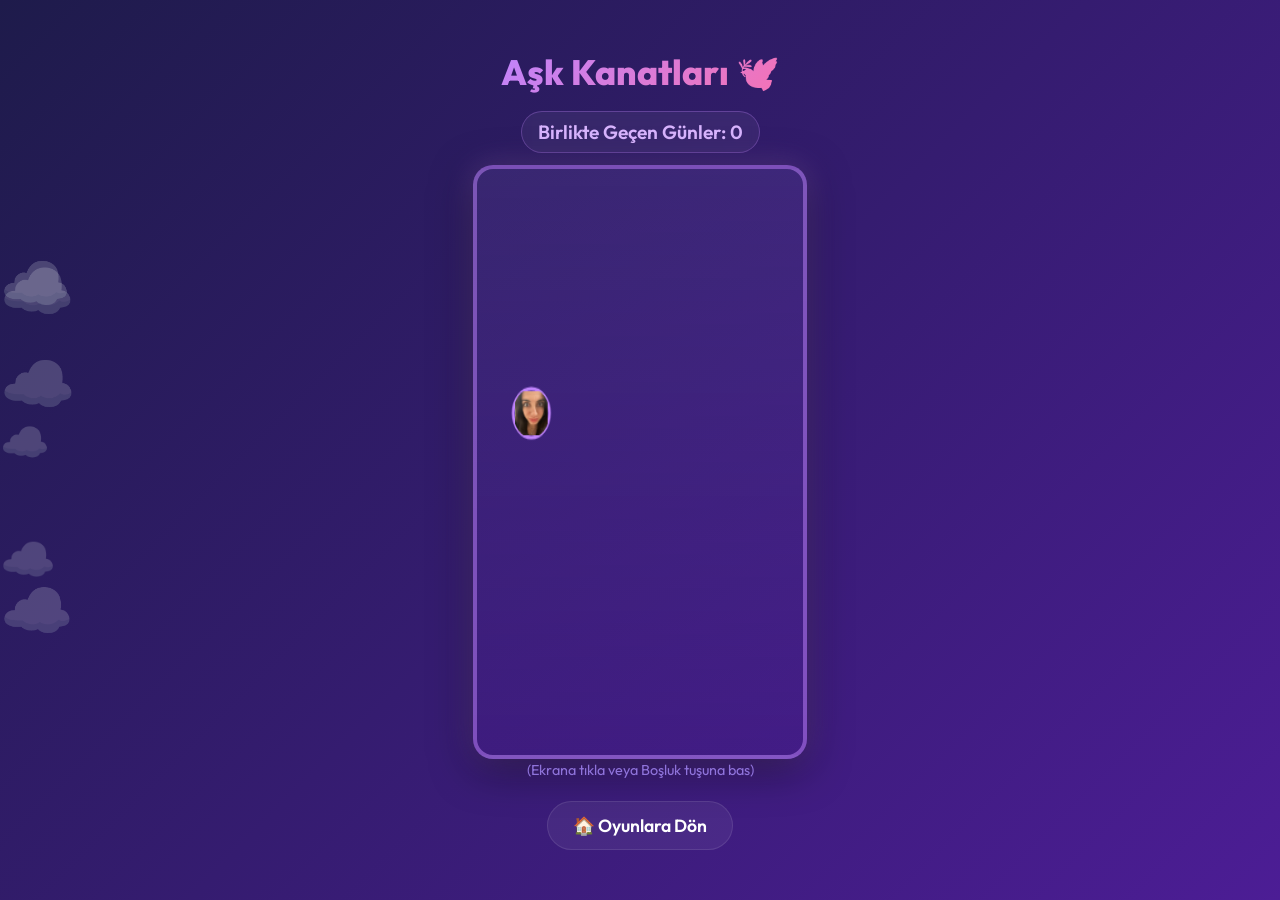
<file: ask-kanatlari.html>
<!DOCTYPE html>
<html lang="tr">

<head>
    <meta charset="UTF-8">
    <meta name="viewport" content="width=device-width, initial-scale=1.0">
    <title>Aşk Kanatları | 🕊️💜</title>
    <link href="https://fonts.googleapis.com/css2?family=Outfit:wght@300;400;600;700;800&display=swap" rel="stylesheet">
    <style>
        * {
            margin: 0;
            padding: 0;
            box-sizing: border-box;
        }

        body {
            font-family: 'Outfit', sans-serif;
            background: linear-gradient(135deg, #1e1b4b, #4c1d95);
            min-height: 100vh;
            display: flex;
            flex-direction: column;
            align-items: center;
            justify-content: center;
            padding: 10px 20px;
            color: white;
            overflow: hidden;
        }

        /* ─── Arka Plan Bulutları ─── */
        .clouds-container {
            position: absolute;
            top: 0;
            left: 0;
            width: 100%;
            height: 100%;
            pointer-events: none;
            z-index: 0;
            overflow: hidden;
        }

        .cloud {
            position: absolute;
            font-size: 40px;
            opacity: 0.2;
            animation: moveClouds linear infinite;
        }

        @keyframes moveClouds {
            from { transform: translateX(100vw); }
            to { transform: translateX(-200px); }
        }

        /* ─── Oyun Ekranı ─── */
        .game-wrapper {
            position: relative;
            z-index: 1;
            display: flex;
            flex-direction: column;
            align-items: center;
            gap: 12px;
            width: 100%;
            max-width: 500px;
        }

        .header {
            text-align: center;
        }

        .header h1 {
            font-size: 2.2rem;
            font-weight: 800;
            background: linear-gradient(135deg, #c084fc, #f472b6);
            -webkit-background-clip: text;
            -webkit-text-fill-color: transparent;
            background-clip: text;
            margin-bottom: 5px;
        }

        .score-board {
            font-size: 1.2rem;
            font-weight: 600;
            color: #d8b4fe;
            background: rgba(255, 255, 255, 0.05);
            padding: 8px 16px;
            border-radius: 50px;
            border: 1px solid rgba(192, 132, 252, 0.3);
            backdrop-filter: blur(5px);
        }

        .canvas-container {
            position: relative;
            border: 4px solid rgba(192, 132, 252, 0.5);
            border-radius: 20px;
            overflow: hidden;
            box-shadow: 0 10px 40px rgba(0, 0, 0, 0.5), 0 0 30px rgba(192, 132, 252, 0.3);
            background: linear-gradient(to bottom, rgba(167, 139, 250, 0.1), rgba(76, 29, 149, 0.3));
            transition: filter 0.5s ease;
            
            /* Ekrana Sığdırma Ayarları */
            max-width: 100%;
            max-height: 66vh;
            aspect-ratio: 9 / 16;
        }

        /* Buğulanma (blur) efekti kaldırıldı */
        canvas {
            display: block;
            width: 100%;
            height: 100%;
        }

        /* ─── Ölüm Ekranı Modali ─── */
        .game-over-overlay {
            position: absolute;
            top: 0; left: 0; width: 100%; height: 100%;
            background: rgba(0, 0, 0, 0.6);
            display: flex;
            align-items: center;
            justify-content: center;
            opacity: 0;
            pointer-events: none;
            transition: opacity 0.5s ease;
            z-index: 10;
        }

        .game-over-overlay.show {
            opacity: 1;
            pointer-events: all;
        }

        .modal-box {
            background: rgba(30, 27, 75, 0.9);
            border: 1px solid rgba(244, 114, 182, 0.4);
            border-radius: 24px;
            padding: 40px 30px;
            text-align: center;
            box-shadow: 0 20px 50px rgba(0,0,0,0.5);
            transform: scale(0.8);
            transition: transform 0.5s cubic-bezier(0.34, 1.56, 0.64, 1);
            backdrop-filter: blur(10px);
            width: 80%;
        }

        .game-over-overlay.show .modal-box {
            transform: scale(1);
        }

        .modal-title {
            font-size: 1.5rem;
            color: #f472b6;
            margin-bottom: 15px;
            font-weight: 700;
        }

        .btn {
            background: linear-gradient(135deg, #a855f7, #ec4899);
            color: white;
            border: none;
            padding: 12px 25px;
            border-radius: 50px;
            font-family: 'Outfit', sans-serif;
            font-size: 1.1rem;
            font-weight: 600;
            cursor: pointer;
            box-shadow: 0 4px 15px rgba(168, 85, 247, 0.4);
            transition: transform 0.2s;
            text-decoration: none;
            display: inline-block;
        }

        .btn:hover {
            transform: translateY(-2px);
            box-shadow: 0 8px 25px rgba(168, 85, 247, 0.6);
        }

        .controls-hint {
            color: #a78bfa;
            font-size: 0.9rem;
            opacity: 0.8;
            margin-top: -10px;
        }

        .btn-secondary {
            background: rgba(255,255,255,0.06);
            box-shadow: none;
            border: 1px solid rgba(255,255,255,0.1);
        }
        .btn-secondary:hover {
            background: rgba(255,255,255,0.12);
        }

    </style>
</head>

<body>
    <!-- Arka plan bulutları -->
    <div class="clouds-container" id="cloudsContainer"></div>

    <div class="game-wrapper">
        <div class="header">
            <h1>Aşk Kanatları 🕊️</h1>
        </div>

        <div class="score-board">
            Birlikte Geçen Günler: <span id="scoreDisplay">0</span>
        </div>

        <div class="canvas-container" id="canvasContainer">
            <canvas id="gameCanvasHeart" width="360" height="480"></canvas>
            
            <div class="game-over-overlay" id="gameOverOverlay">
                <div class="modal-box">
                    <div class="modal-title">Aşkımız her zorluğu aşar, tekrar dene! 💜</div>
                    <div style="font-size:1.2rem; color:#d8b4fe; margin-bottom:20px;">
                        Ulaşılan Gün: <strong id="finalScore" style="color:#fff;">0</strong>
                    </div>
                    <button class="btn" onclick="resetGame()">Yeniden Başla 🔄</button>
                </div>
            </div>
        </div>

        <div class="controls-hint">
            (Ekrana tıkla veya Boşluk tuşuna bas)
        </div>

        <a href="oyunlar.html" class="btn btn-secondary" style="margin-top: 10px;">🏠 Oyunlara Dön</a>
    </div>

    <script>
        // ─── Arka Plan Bulutları Oluşturma ───
        function createClouds() {
            const container = document.getElementById('cloudsContainer');
            for (let i = 0; i < 6; i++) {
                const cloud = document.createElement('div');
                cloud.className = 'cloud';
                cloud.textContent = '☁️';
                cloud.style.top = Math.random() * 80 + '%';
                cloud.style.fontSize = (30 + Math.random() * 40) + 'px';
                cloud.style.animationDuration = (20 + Math.random() * 20) + 's';
                cloud.style.animationDelay = (Math.random() * 10) * -1 + 's';
                container.appendChild(cloud);
            }
        }
        createClouds();

        // ─── Oyun Değişkenleri ───
        const canvas = document.getElementById("gameCanvasHeart");
        const ctx = canvas.getContext("2d");
        const scoreDisplay = document.getElementById("scoreDisplay");
        const finalScoreDisplay = document.getElementById("finalScore");
        const gameOverOverlay = document.getElementById("gameOverOverlay");
        const canvasContainer = document.getElementById("canvasContainer");

        let frames = 0;
        let score = 0;
        let isGameOver = false;
        let isGameStarted = false;

        // Sevgilinin Fotoğrafı (Eğer yüklenemezse mor daire çizeceğiz)
        const playerImg = new Image();
        playerImg.src = 'flappybird.jpeg'; // <-- BURAYI KENDİ FOTOĞRAFINA GÖRE DEĞİŞTİREBİLİRSİN

        const bird = {
            x: 60,
            y: 200,
            radius: 18,
            velocity: 0,
            gravity: 0.15, // Yerçekimi azaltıldı (daha yavaş düşer)
            jump: -4.5, // Zıplama gücü dengelendi
            rotation: 0,

            draw: function() {
                ctx.save();
                ctx.translate(this.x, this.y);
                
                // Düşüş hızına göre rotasyon
                this.rotation = Math.min(Math.PI / 4, Math.max(-Math.PI / 4, (this.velocity * 0.1)));
                ctx.rotate(this.rotation);

                if (playerImg.complete && playerImg.naturalWidth !== 0) {
                    // Fotoğraf yüklendiyse yuvarlak maske içine çiz
                    ctx.beginPath();
                    ctx.arc(0, 0, this.radius + 2, 0, Math.PI * 2);
                    ctx.closePath();
                    
                    // Hafif bir mor viynet/çerçeve
                    ctx.lineWidth = 3;
                    ctx.strokeStyle = '#c084fc';
                    ctx.stroke();

                    ctx.clip(); // Resmi yuvarlak kesmek için
                    ctx.drawImage(playerImg, -this.radius, -this.radius, this.radius * 2, this.radius * 2);
                } else {
                    // Fotoğraf yoksa yedek mor kalp şekli
                    ctx.fillStyle = '#a855f7';
                    ctx.beginPath();
                    ctx.arc(0, 0, this.radius, 0, Math.PI * 2);
                    ctx.fill();
                    
                    ctx.fillStyle = 'white';
                    ctx.font = '20px Arial';
                    ctx.textAlign = 'center';
                    ctx.textBaseline = 'middle';
                    ctx.fillText('💜', 0, 0);
                }
                
                ctx.restore();
            },

            update: function() {
                if (!isGameStarted) return;
                this.velocity += this.gravity;
                this.y += this.velocity;

                // Yere veya tavana çarpma kontrolü
                if (this.y + this.radius >= canvas.height || this.y - this.radius <= 0) {
                    gameOver();
                }
            },

            flap: function() {
                this.velocity = this.jump;
            }
        };

        // Engeller (Sütunlar) Nesnesi
        const pipes = {
            array: [],
            width: 50,
            gap: 160, // Dikey geçiş boşluğu daha da genişletildi
            dx: 1.5, // Sütunların geliş hızı yavaşlatıldı

            draw: function() {
                for (let i = 0; i < this.array.length; i++) {
                    let p = this.array[i];
                    
                    // Gümüş rengi gradyan sütun
                    let gradient = ctx.createLinearGradient(p.x, 0, p.x + this.width, 0);
                    gradient.addColorStop(0, '#94a3b8');
                    gradient.addColorStop(0.5, '#cbd5e1');
                    gradient.addColorStop(1, '#94a3b8');
                    ctx.fillStyle = gradient;

                    // Üst Sütun
                    ctx.fillRect(p.x, 0, this.width, p.top);
                    
                    // Sütunların uçlarına şık bir başlık (border)
                    ctx.fillStyle = '#64748b';
                    ctx.fillRect(p.x - 2, p.top - 15, this.width + 4, 15);

                    // Alt Sütun
                    ctx.fillStyle = gradient;
                    ctx.fillRect(p.x, canvas.height - p.bottom, this.width, p.bottom);
                    
                    // Alt sütun başlığı
                    ctx.fillStyle = '#64748b';
                    ctx.fillRect(p.x - 2, canvas.height - p.bottom, this.width + 4, 15);
                }
            },

            update: function() {
                if (!isGameStarted) return;
                // Her 130 karede bir yeni boru ekle (borular arası yatay mesafe açıldı)
                if (frames % 130 === 0) {
                    // Üst boru uzunluğu (Min: 50px, Max: canvas.height - gap - 50px)
                    let maxPos = canvas.height - this.gap - 50;
                    let topHeight = Math.floor(Math.random() * (maxPos - 50 + 1) + 50);
                    let bottomHeight = canvas.height - topHeight - this.gap;
                    
                    this.array.push({
                        x: canvas.width,
                        top: topHeight,
                        bottom: bottomHeight,
                        passed: false
                    });
                }

                for (let i = 0; i < this.array.length; i++) {
                    let p = this.array[i];
                    p.x -= this.dx;

                    // Çarpışma Kontrolü
                    // X Ekseni kesişimi
                    if (bird.x + bird.radius > p.x && bird.x - bird.radius < p.x + this.width) {
                        // Y Ekseni kesişimi
                        if (bird.y - bird.radius < p.top || bird.y + bird.radius > canvas.height - p.bottom) {
                            gameOver();
                        }
                    }

                    // Skoru Artır
                    if (p.x + this.width < bird.x - bird.radius && !p.passed) {
                        score++;
                        scoreDisplay.textContent = score;
                        p.passed = true;
                    }

                    // Ekrandan çıkanları sil
                    if (p.x + this.width < 0) {
                        this.array.shift();
                        i--;
                    }
                }
            },
            
            reset: function() {
                this.array = [];
            }
        };

        function drawBackground() {
            // Arka planı temizle
            ctx.clearRect(0, 0, canvas.width, canvas.height);
        }

        function gameOver() {
            isGameOver = true;
            finalScoreDisplay.textContent = score;
            gameOverOverlay.classList.add("show");
        }

        function resetGame() {
            bird.y = 200;
            bird.velocity = 0;
            bird.rotation = 0;
            pipes.reset();
            score = 0;
            frames = 0;
            scoreDisplay.textContent = score;
            
            isGameOver = false;
            isGameStarted = false;
            gameOverOverlay.classList.remove("show");
            
            loop();
        }

        // Ana Oyun Döngüsü
        function loop() {
            if (isGameOver) return;
            
            drawBackground();
            pipes.draw();
            pipes.update();
            bird.draw();
            bird.update();

            if (isGameStarted) {
                frames++;
            }
            requestAnimationFrame(loop);
        }

        // ─── Kontroller ───
        function handleInput(e) {
            if (isGameOver) return;
            
            // Boşluk tuşu sayfanın kaymasını önlesin
            if(e.type === 'keydown' && e.code === 'Space') {
                e.preventDefault();
            }
            
            // Tıklama, dokunma veya boşluk tuşu ile zıpla
            if (e.type === 'mousedown' || e.type === 'touchstart' || (e.type === 'keydown' && (e.code === 'Space' || e.code === 'ArrowUp'))) {
                if (!isGameStarted) isGameStarted = true;
                bird.flap();
            }
        }

        canvas.addEventListener('mousedown', handleInput);
        canvas.addEventListener('touchstart', handleInput, {passive: false});
        document.addEventListener('keydown', handleInput);

        let loopStarted = false;

        function startLoop() {
            if (!loopStarted) {
                loopStarted = true;
                requestAnimationFrame(loop);
            }
        }

        // Fotoğrafın yüklenmesini bekle, yüklenmezse bile oyunu başlat
        playerImg.onload = () => {
            startLoop();
        };
        
        playerImg.onerror = () => {
            // Fotoğraf bulunamazsa yedek çizimle başlat
            startLoop();
        };

        // Eğer resim çok hızlı önbellekten yüklenirse onload tetiklenmeyebilir
        setTimeout(() => {
            startLoop();
        }, 500);

    </script>
</body>
</html>
</file>
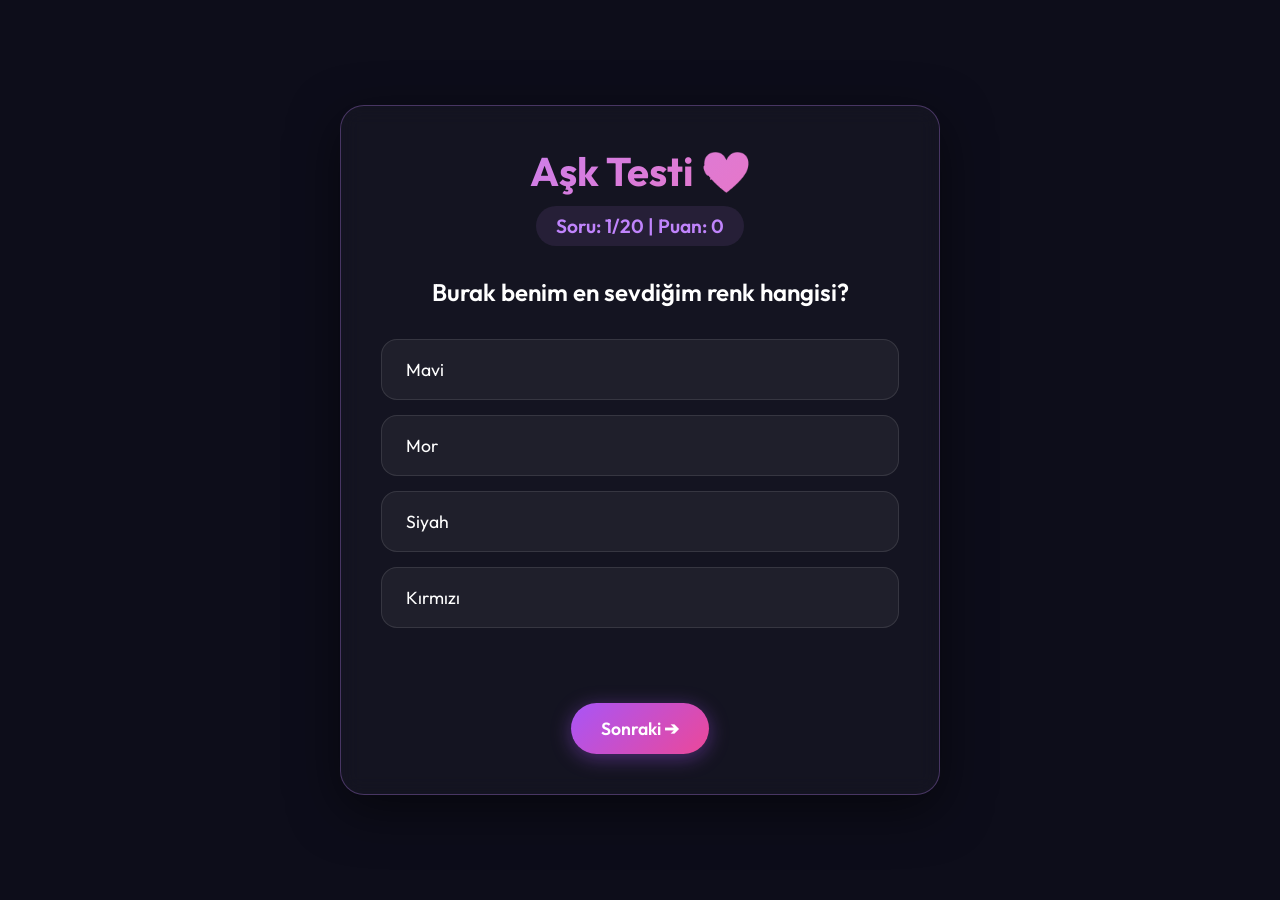
<file: ask-testi.html>
<!DOCTYPE html>
<html lang="tr">

<head>
    <meta charset="UTF-8">
    <meta name="viewport" content="width=device-width, initial-scale=1.0">
    <title>Aşk Testi | 💝</title>
    <link href="https://fonts.googleapis.com/css2?family=Outfit:wght@300;400;600;700;800&display=swap" rel="stylesheet">
    <style>
        * {
            margin: 0;
            padding: 0;
            box-sizing: border-box;
        }

        body {
            font-family: 'Outfit', sans-serif;
            background: #0d0d1a;
            min-height: 100vh;
            display: flex;
            flex-direction: column;
            align-items: center;
            justify-content: center;
            padding: 20px;
            color: white;
            overflow-x: hidden;
        }

        /* Arka plan parçacıkları */
        .particles {
            position: fixed;
            top: 0;
            left: 0;
            width: 100%;
            height: 100%;
            pointer-events: none;
            z-index: 0;
        }

        .particle {
            position: absolute;
            font-size: 18px;
            animation: floatUp linear infinite;
            opacity: 0;
        }

        @keyframes floatUp {
            0% {
                transform: translateY(100vh) scale(0.5);
                opacity: 0;
            }

            10% {
                opacity: 0.6;
            }

            90% {
                opacity: 0.3;
            }

            100% {
                transform: translateY(-10vh) scale(1.2);
                opacity: 0;
            }
        }

        .quiz-container {
            position: relative;
            z-index: 1;
            background: rgba(255, 255, 255, 0.03);
            border: 1px solid rgba(192, 132, 252, 0.3);
            border-radius: 24px;
            padding: 40px;
            max-width: 600px;
            width: 100%;
            backdrop-filter: blur(10px);
            box-shadow: 0 15px 50px rgba(0, 0, 0, 0.5);
            text-align: center;
        }

        .header h1 {
            font-size: 2.5rem;
            background: linear-gradient(135deg, #c084fc, #f472b6);
            -webkit-background-clip: text;
            -webkit-text-fill-color: transparent;
            background-clip: text;
            margin-bottom: 10px;
        }

        .score-board {
            font-size: 1.2rem;
            color: #c084fc;
            font-weight: 600;
            margin-bottom: 30px;
            background: rgba(192, 132, 252, 0.1);
            display: inline-block;
            padding: 8px 20px;
            border-radius: 50px;
        }

        .question-text {
            font-size: 1.5rem;
            font-weight: 600;
            margin-bottom: 30px;
            line-height: 1.4;
        }

        .options {
            display: flex;
            flex-direction: column;
            gap: 15px;
        }

        .option-btn {
            background: rgba(255, 255, 255, 0.05);
            border: 1px solid rgba(255, 255, 255, 0.1);
            color: white;
            padding: 18px 24px;
            border-radius: 16px;
            font-family: 'Outfit', sans-serif;
            font-size: 1.1rem;
            cursor: pointer;
            transition: all 0.3s;
            text-align: left;
            position: relative;
            overflow: hidden;
        }

        .option-btn:hover {
            background: rgba(192, 132, 252, 0.15);
            border-color: rgba(192, 132, 252, 0.5);
            transform: translateX(5px);
        }

        .option-btn.correct {
            background: rgba(34, 197, 94, 0.2);
            border-color: #22c55e;
            color: #4ade80;
        }

        .option-btn.wrong {
            background: rgba(239, 68, 68, 0.2);
            border-color: #ef4444;
            color: #f87171;
        }

        .feedback {
            margin-top: 20px;
            font-size: 1.2rem;
            font-weight: 600;
            min-height: 30px;
            transition: opacity 0.3s;
        }

        .nav-btn {
            background: linear-gradient(135deg, #a855f7, #ec4899);
            color: white;
            border: none;
            padding: 14px 30px;
            border-radius: 50px;
            font-family: 'Outfit', sans-serif;
            font-size: 1.1rem;
            font-weight: 600;
            cursor: pointer;
            box-shadow: 0 4px 20px rgba(168, 85, 247, 0.4);
            transition: transform 0.2s, box-shadow 0.2s;
        }

        .nav-btn:hover {
            transform: translateY(-2px);
            box-shadow: 0 8px 30px rgba(168, 85, 247, 0.6);
        }

        .nav-btn.secondary {
            background: rgba(255, 255, 255, 0.1);
            box-shadow: none;
            border: 1px solid rgba(255, 255, 255, 0.2);
        }

        .nav-btn.secondary:hover {
            background: rgba(255, 255, 255, 0.15);
            box-shadow: 0 4px 15px rgba(255, 255, 255, 0.1);
        }

        .result-screen {
            display: none;
        }

        .result-emoji {
            font-size: 5rem;
            margin-bottom: 20px;
            animation: bounce 1s ease infinite alternate;
        }

        .result-message {
            font-size: 1.4rem;
            color: #e2e8f0;
            margin: 20px 0 30px;
            line-height: 1.5;
        }

        .btn-secondary {
            display: inline-block;
            margin-top: 15px;
            background: rgba(255, 255, 255, 0.06);
            color: #d1d5db;
            border: 1px solid rgba(255, 255, 255, 0.1);
            padding: 12px 30px;
            border-radius: 50px;
            font-family: 'Outfit', sans-serif;
            font-size: 1rem;
            text-decoration: none;
            transition: all 0.25s ease;
        }

        .btn-secondary:hover {
            background: rgba(255, 255, 255, 0.12);
            color: white;
        }

        @keyframes bounce {
            from {
                transform: translateY(0);
            }

            to {
                transform: translateY(-15px);
            }
        }
    </style>
</head>

<body>
    <div class="particles" id="particles"></div>

    <div class="quiz-container">
        <div id="quizScreen">
            <div class="header">
                <h1>Aşk Testi 💝</h1>
            </div>
            <div class="score-board">
                Soru: <span id="questionCount">1/20</span> | Puan: <span id="scoreDisplay">0</span>
            </div>

            <div class="question-text" id="questionText">Soru yükleniyor...</div>

            <div class="options" id="optionsContainer">
                <!-- Butonlar buraya gelecek -->
            </div>

            <div class="feedback" id="feedbackMsg"></div>

            <div class="navigation-buttons"
                style="display: flex; gap: 15px; justify-content: center; margin-top: 25px;">
                <button class="nav-btn secondary" id="prevBtn" onclick="prevQuestion()" style="display: none;">⬅
                    Önceki</button>
                <button class="nav-btn" id="nextBtn" onclick="nextQuestion()" style="display: none;">Sonraki ➔</button>
            </div>
        </div>

        <div id="resultScreen" class="result-screen">
            <div class="result-emoji" id="resultEmoji">🏆</div>
            <div class="header">
                <h1>Test Bitti!</h1>
            </div>
            <div class="result-message" id="resultMessage">
                Sonuçlar hesaplanıyor...
            </div>
            <button class="nav-btn" style="display: inline-block;" onclick="restartQuiz()">Tekrar Oyna 🔄</button>
            <br>
            <a href="oyunlar.html" class="btn-secondary">🎮 Oyunlara Dön</a>
        </div>
    </div>

    <script>
        const questions = [
            {
                question: "Burak benim en sevdiğim renk hangisi?",
                options: ["Mavi", "Mor", "Siyah", "Kırmızı"],
                correctAnswer: 1,
                successMsg: "Evet bebeğim! 💜",
                errorMsg: "Aşk olsun, bunu nasıl bilemezsin? 🥺"
            },
            {
                question: "Merve burada en sevdiğim yemek nedir?",
                options: ["Hamburger", "Pizza", "Kremalı Mantarlı Makarna", "Körili Tavuk"],
                correctAnswer: 0,
                successMsg: "Afiyet olsun bize o zaman! 🍔",
                errorMsg: "Üzülme bebeğim hepsini yerim 😢"
            },
            {
                question: "Burak ilk nerede tanıştık / buluştuk?",
                options: ["Kafede", "Okulda", "Pilavcıda :D", "Sinemada"],
                correctAnswer: 2,
                successMsg: "First Date'imiz idi canım  ✨",
                errorMsg: "Nasıl unutursun o günü! 💔"
            },
            {
                question: "Merve sence ben en çok ne yapmayı severim?",
                options: ["Oyun oynamak", "Seninle vakit geçirmek", "Uyumak", "Gezmek"],
                correctAnswer: 1,
                successMsg: "Seninle olan her anım çok değerli 🥰",
                errorMsg: "Yanlış! Cevap her zaman sensin... 🥺"
            },
            {
                question: "Burak seni ne kadar seviyorum?",
                options: ["Çok", "Çook", "Dünyalar kadar", "Kelimelerle anlatılamayacak kadar çok"],
                correctAnswer: 3,
                successMsg: "Sonsuza dek canım sevgilim... ❤️",
                errorMsg: "Bu sorunun yanlış cevabı yoktu ama en doğrusu buydu! 😅"
            },
            {
                question: "Merve en gıcık olduğun huyun / şey nedir?",
                options: ["Yalan söylenmesi", "Bekletilmek", "Aç kalmak", "Hepsi"],
                correctAnswer: 3,
                successMsg: "Beni çok iyi tanıyorsun! 😂",
                errorMsg: "Biraz daha dikkatli düşünmeliydin..."
            },
            {
                question: "Burak beraber izlemekten en çok keyif aldığım film türü nedir?",
                options: ["Korku", "Romantik", "Bilim Kurgu", "Komedi"],
                correctAnswer: 1,
                successMsg: "Seninle romantik filmler bir başka güzel 🍿",
                errorMsg: "Birlikteyken korku filmi izlemeyi sevmediğimi biliyorsun! 😱"
            },
            {
                question: "Merve beni en çok ne mutlu eder?",
                options: ["Bana sürpriz yapman", "Sarılman", "Güzel sözler duymak", "Hepsi"],
                correctAnswer: 3,
                successMsg: "Senin yaptığın her şey beni çok mutlu ediyor! 🥰",
                errorMsg: "Hepsi demeni beklerdim..."
            },
            {
                question: "Burak geceleri uyumadan önce en son ne düşünürüm?",
                options: ["Yarın ne yiyeceğimi", "Seni", "İş/Okul", "Hiçbir şey"],
                correctAnswer: 1,
                successMsg: "Hep aklımdasın... 🌙",
                errorMsg: "Sence senden başka ne düşünebilirim ki? 🥺"
            },
            {
                question: "Merve benim en sevdiğim mevsim hangisidir?",
                options: ["İlkbahar", "Yaz", "Sonbahar", "Kış"],
                correctAnswer: 1,
                successMsg: "Yaz mevsimi ve seninle tatil! ☀️",
                errorMsg: "Üşümeyi sevmediğimi unuttun galiba 🥶"
            },
            {
                question: "Merve hangi tatlıya asla hayır diyemem?",
                options: ["Ekmek Kadayıfı", "Ayva Tatlısı", "Baklava", "Tiramisu"],
                correctAnswer: 0,
                successMsg: "Bollll kaymaklı",
                errorMsg: "Beni hiç tanımamışsın... 😭"
            },
            {
                question: "Merve eğer bir süper gücün olsaydı ne olsun isterdin?",
                options: ["Uçmak", "Zihin okumak", "Görünmez olmak", "Zamanı durdurmak"],
                correctAnswer: 3,
                successMsg: "Seninle geçirdiğim zamanı durdurmak isterdim ⏳",
                errorMsg: "Yanlış süper güç! 🦸"
            },
            {
                question: "Burak sinirlendiğimde beni en kolay ne sakinleştirir?",
                options: ["Yalnız kalmak", "Tatlı yemek", "Seninle konuşmak", "Uyumak"],
                correctAnswer: 2,
                successMsg: "Sesin bana her zaman huzur veriyor 🎶",
                errorMsg: "Beni yalnız bırakma lütfen 🥺"
            },
            {
                question: "Merve ilk el ele tutuştuğumuz anı hatırlıyor musun?",
                options: ["Evet", "Hayır", "Emin değilim", "Unutmak mümkün mü!"],
                correctAnswer: 3,
                successMsg: "O an kalbim yerinden çıkacak gibiydi 💓",
                errorMsg: "Böyle bir anı nasıl unutursun? 💔"
            },
            {
                question: "Burak gelecekte beraber en çok nereye gitmek isterim?",
                options: ["Paris", "Maldivler", "İtalya", "Senin olduğun her yer"],
                correctAnswer: 3,
                successMsg: "Sen yoksan hiçbir yerin anlamı yok 🌍",
                errorMsg: "Yanlış cevap! Seninle her yer güzel."
            },
            {
                question: "Merve benim favori içeceğim nedir?",
                options: ["Çay", "Kahve", "Meyve Suyu", "Kola"],
                correctAnswer: 1,
                successMsg: "Kahve olmadan güne başlayamam ☕",
                errorMsg: "Çayı da severim ama favorim değil!"
            },
            {
                question: "Burak sabahları uyanınca ilk yaptığım şey nedir?",
                options: ["Telefona bakmak", "Su içmek", "Sana günaydın mesajı atmak", "Yüzümü yıkamak"],
                correctAnswer: 2,
                successMsg: "Güne seninle başlamak en güzeli 🌞",
                errorMsg: "İlk işim her zaman sana yazmak olur!"
            },
            {
                question: "Merve eğer hayatım bir film olsaydı adı ne olurdu?",
                options: ["Aşk Tesadüfleri Sever", "Uykucu Şirin", "Oburiks", "Seninle Bir Ömür"],
                correctAnswer: 3,
                successMsg: "Seninle bir ömür boyu... 🎬",
                errorMsg: "Aşk olsun, bana obur mu demek istedin? 😂"
            },
            {
                question: "Burak benim için ilişkideki en önemli şey nedir?",
                options: ["Güven", "Saygı", "Sevgi", "Hepsi"],
                correctAnswer: 3,
                successMsg: "Hepsi birbiriyle bağlantılı, doğru! 🤝",
                errorMsg: "Sadece biri yeterli değil ki..."
            },
            {
                question: "Merve beni tek kelimeyle anlatsan bu ne olurdu?",
                options: ["Tatlı", "Aşk", "İnatçı", "Her şeyim"],
                correctAnswer: 3,
                successMsg: "Sen de benim her şeyimsin! 💖",
                errorMsg: "Tatlı sevdiğim ve olduğum doğru ama cevap bu değildi! 😝"
            }
        ];

        let currentQuestionIndex = 0;
        let score = 0;
        let userAnswers = new Array(questions.length).fill(null);

        function initQuiz() {
            createParticles();
            loadQuestion();
        }

        function loadQuestion() {
            const q = questions[currentQuestionIndex];
            document.getElementById('questionCount').textContent = `${currentQuestionIndex + 1}/${questions.length}`;
            document.getElementById('questionText').textContent = q.question;

            // Butonları ayarla
            document.getElementById('prevBtn').style.display = currentQuestionIndex > 0 ? 'inline-block' : 'none';

            const nextBtn = document.getElementById('nextBtn');
            nextBtn.style.display = 'inline-block'; // Artık cevaplamadan da ileri gidilebilir
            if (currentQuestionIndex === questions.length - 1) {
                nextBtn.textContent = 'Sonuçları Gör 🏆';
            } else {
                nextBtn.textContent = 'Sonraki ➔';
            }

            const optionsContainer = document.getElementById('optionsContainer');
            optionsContainer.innerHTML = '';

            q.options.forEach((opt, index) => {
                const btn = document.createElement('button');
                btn.className = 'option-btn';
                btn.textContent = opt;

                // Eğer cevaplanmışsa durumu geri yükle
                if (userAnswers[currentQuestionIndex] !== null) {
                    btn.onclick = null;
                    btn.style.cursor = 'default';
                    if (index === q.correctAnswer) {
                        btn.classList.add('correct');
                    } else if (index === userAnswers[currentQuestionIndex]) {
                        btn.classList.add('wrong');
                    }
                } else {
                    btn.onclick = () => selectOption(index, btn);
                }
                optionsContainer.appendChild(btn);
            });

            // Geri bildirimi geri yükle
            const feedbackMsg = document.getElementById('feedbackMsg');
            if (userAnswers[currentQuestionIndex] !== null) {
                if (userAnswers[currentQuestionIndex] === q.correctAnswer) {
                    feedbackMsg.textContent = q.successMsg;
                    feedbackMsg.style.color = '#4ade80';
                } else {
                    feedbackMsg.textContent = q.errorMsg;
                    feedbackMsg.style.color = '#f87171';
                }
            } else {
                feedbackMsg.textContent = '';
            }

            updateScoreDisplay();
        }

        function updateScoreDisplay() {
            score = 0;
            userAnswers.forEach((ans, idx) => {
                if (ans !== null && ans === questions[idx].correctAnswer) {
                    score += 5;
                }
            });
            document.getElementById('scoreDisplay').textContent = score;
        }

        function selectOption(selectedIndex, btnElement) {
            if (userAnswers[currentQuestionIndex] !== null) return; // Zaten cevaplandıysa işlem yapma

            userAnswers[currentQuestionIndex] = selectedIndex;

            const q = questions[currentQuestionIndex];
            const buttons = document.querySelectorAll('.option-btn');

            if (selectedIndex === q.correctAnswer) {
                btnElement.classList.add('correct');
                document.getElementById('feedbackMsg').textContent = q.successMsg;
                document.getElementById('feedbackMsg').style.color = '#4ade80';
            } else {
                btnElement.classList.add('wrong');
                buttons[q.correctAnswer].classList.add('correct');
                document.getElementById('feedbackMsg').textContent = q.errorMsg;
                document.getElementById('feedbackMsg').style.color = '#f87171';
            }

            updateScoreDisplay();
            document.getElementById('nextBtn').style.display = 'inline-block';
        }

        function nextQuestion() {
            if (currentQuestionIndex < questions.length - 1) {
                currentQuestionIndex++;
                loadQuestion();
            } else {
                showResults();
            }
        }

        function prevQuestion() {
            if (currentQuestionIndex > 0) {
                currentQuestionIndex--;
                loadQuestion();
            }
        }

        function showResults() {
            document.getElementById('quizScreen').style.display = 'none';
            document.getElementById('resultScreen').style.display = 'block';

            const resultEmoji = document.getElementById('resultEmoji');
            const resultMsg = document.getElementById('resultMessage');

            if (score === 100) {
                resultEmoji.textContent = '👑';
                resultMsg.innerHTML = `Mükemmel! Bütün soruları doğru bildin.<br><br><strong>Puanın: ${score}</strong><br><br>Beni gerçekten çok iyi tanıyorsun sevgilim! Seni çok seviyorum! ❤️`;
            } else if (score >= 60) {
                resultEmoji.textContent = '🥰';
                resultMsg.innerHTML = `Çok iyi! Çoğunu doğru bildin.<br><br><strong>Puanın: ${score}</strong><br><br>Birkaç ufak hata olsa da beni çok iyi tanıyorsun! 💕`;
            } else {
                resultEmoji.textContent = '🥺';
                resultMsg.innerHTML = `Olsun bebeğim...<br><br><strong>Puanın: ${score}</strong><br><br>Beni daha iyi tanımak için bol bol vaktimiz olacak! 💞`;
            }
        }

        function restartQuiz() {
            currentQuestionIndex = 0;
            score = 0;
            userAnswers = new Array(questions.length).fill(null);
            document.getElementById('scoreDisplay').textContent = score;
            document.getElementById('resultScreen').style.display = 'none';
            document.getElementById('quizScreen').style.display = 'block';
            loadQuestion();
        }

        function createParticles() {
            const container = document.getElementById('particles');
            const emojis = ['💝', '💖', '💗', '💓', '💞', '💕', '💘'];
            for (let i = 0; i < 15; i++) {
                const p = document.createElement('div');
                p.className = 'particle';
                p.textContent = emojis[Math.floor(Math.random() * emojis.length)];
                p.style.left = Math.random() * 100 + 'vw';
                p.style.animationDuration = (5 + Math.random() * 5) + 's';
                p.style.animationDelay = (Math.random() * 5) + 's';
                p.style.fontSize = (16 + Math.random() * 10) + 'px';
                container.appendChild(p);
            }
        }

        initQuiz();
    </script>
</body>

</html>
</file>
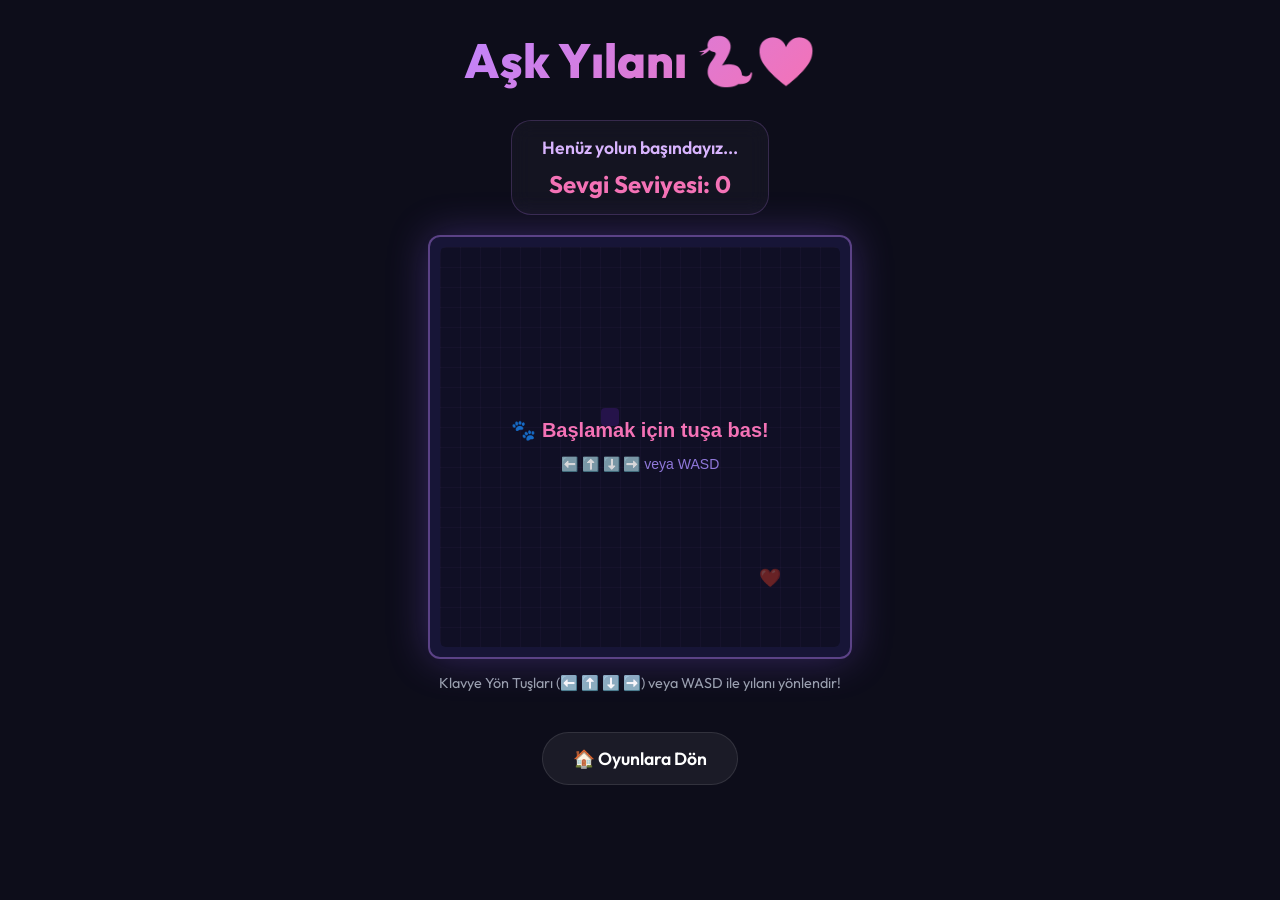
<file: ask-yilani.html>
<!DOCTYPE html>
<html lang="tr">

<head>
    <meta charset="UTF-8">
    <meta name="viewport" content="width=device-width, initial-scale=1.0">
    <title>Aşk Yılanı | 🐍❤️</title>
    <link href="https://fonts.googleapis.com/css2?family=Outfit:wght@300;400;600;700;800&display=swap" rel="stylesheet">
    <style>
        * {
            margin: 0;
            padding: 0;
            box-sizing: border-box;
        }

        body {
            font-family: 'Outfit', sans-serif;
            background: #0d0d1a;
            min-height: 100vh;
            display: flex;
            flex-direction: column;
            align-items: center;
            justify-content: flex-start;
            padding: 30px 20px 60px;
            color: white;
            overflow-x: hidden;
        }

        /* ─── Arka plan parçacıkları ─── */
        .particles {
            position: fixed;
            top: 0;
            left: 0;
            width: 100%;
            height: 100%;
            pointer-events: none;
            z-index: 0;
        }

        .particle {
            position: absolute;
            font-size: 18px;
            animation: floatUp linear infinite;
            opacity: 0;
        }

        @keyframes floatUp {
            0% {
                transform: translateY(100vh) scale(0.5);
                opacity: 0;
            }

            10% {
                opacity: 0.6;
            }

            90% {
                opacity: 0.3;
            }

            100% {
                transform: translateY(-10vh) scale(1.2);
                opacity: 0;
            }
        }

        .header {
            position: relative;
            z-index: 1;
            text-align: center;
            margin-bottom: 20px;
        }

        .header h1 {
            font-size: clamp(2rem, 5vw, 3rem);
            font-weight: 800;
            background: linear-gradient(135deg, #c084fc, #f472b6);
            -webkit-background-clip: text;
            -webkit-text-fill-color: transparent;
            background-clip: text;
            margin-bottom: 10px;
        }

        .stats-board {
            position: relative;
            z-index: 1;
            display: flex;
            flex-direction: column;
            align-items: center;
            gap: 10px;
            margin-bottom: 20px;
            background: rgba(255, 255, 255, 0.03);
            border: 1px solid rgba(192, 132, 252, 0.2);
            padding: 15px 30px;
            border-radius: 20px;
            backdrop-filter: blur(10px);
        }

        .level-text {
            font-size: 1.1rem;
            color: #d8b4fe;
            font-weight: 600;
        }

        .score-display {
            font-size: 1.5rem;
            font-weight: 700;
            color: #f472b6;
        }

        .canvas-container {
            position: relative;
            z-index: 1;
            padding: 10px;
            background: rgba(30, 27, 75, 0.6);
            border: 2px solid rgba(192, 132, 252, 0.4);
            border-radius: 12px;
            box-shadow: 0 0 40px rgba(139, 92, 246, 0.3);
            transition: box-shadow 0.3s;
        }

        .canvas-container.glow {
            box-shadow: 0 0 60px rgba(244, 114, 182, 0.6);
            border-color: rgba(244, 114, 182, 0.8);
        }

        canvas {
            display: block;
            border-radius: 6px;
            background-image: linear-gradient(rgba(192, 132, 252, 0.1) 1px, transparent 1px),
                linear-gradient(90deg, rgba(192, 132, 252, 0.1) 1px, transparent 1px);
            background-size: 20px 20px;
        }

        .notification {
            position: absolute;
            top: 50%;
            left: 50%;
            transform: translate(-50%, -50%);
            font-size: 2rem;
            font-weight: 800;
            color: #f472b6;
            text-shadow: 0 0 20px rgba(244, 114, 182, 0.8);
            opacity: 0;
            pointer-events: none;
            transition: opacity 0.3s;
            text-align: center;
            width: 100%;
        }

        .notification.show {
            animation: popUp 2s forwards;
        }

        @keyframes popUp {
            0% {
                opacity: 0;
                transform: translate(-50%, -30%) scale(0.8);
            }

            20% {
                opacity: 1;
                transform: translate(-50%, -50%) scale(1.1);
            }

            80% {
                opacity: 1;
                transform: translate(-50%, -50%) scale(1);
            }

            100% {
                opacity: 0;
                transform: translate(-50%, -70%) scale(0.9);
            }
        }

        /* Modal Overlay */
        .game-over-overlay {
            position: fixed;
            inset: 0;
            background: rgba(0, 0, 0, 0.85);
            backdrop-filter: blur(8px);
            z-index: 100;
            display: flex;
            align-items: center;
            justify-content: center;
            opacity: 0;
            pointer-events: none;
            transition: opacity 0.5s ease;
        }

        .game-over-overlay.show {
            opacity: 1;
            pointer-events: all;
        }

        .modal-box {
            background: linear-gradient(135deg, #1e1b4b, #2d1b69);
            border: 1px solid rgba(192, 132, 252, 0.4);
            border-radius: 28px;
            padding: 40px 50px;
            text-align: center;
            box-shadow: 0 30px 80px rgba(168, 85, 247, 0.4);
            transform: scale(0.8);
            transition: transform 0.5s cubic-bezier(0.34, 1.56, 0.64, 1);
            max-width: 400px;
            width: 90%;
        }

        .game-over-overlay.show .modal-box {
            transform: scale(1);
        }

        .modal-emoji {
            font-size: 4rem;
            margin-bottom: 15px;
            display: block;
            animation: heartbreak 2s infinite alternate;
        }

        @keyframes heartbreak {
            0% {
                transform: scale(1);
            }

            100% {
                transform: scale(1.1);
            }
        }

        .modal-title {
            font-size: 1.8rem;
            color: #e2e8f0;
            margin-bottom: 10px;
        }

        .modal-score {
            font-size: 1.5rem;
            color: #f472b6;
            font-weight: 700;
            margin-bottom: 25px;
        }

        .btn {
            background: linear-gradient(135deg, #a855f7, #ec4899);
            color: white;
            border: none;
            padding: 14px 30px;
            border-radius: 50px;
            font-family: 'Outfit', sans-serif;
            font-size: 1.1rem;
            font-weight: 600;
            cursor: pointer;
            box-shadow: 0 4px 20px rgba(168, 85, 247, 0.4);
            transition: transform 0.2s;
            text-decoration: none;
            display: inline-block;
        }

        .btn:hover {
            transform: translateY(-2px);
            box-shadow: 0 8px 30px rgba(168, 85, 247, 0.6);
        }

        .btn-secondary {
            background: rgba(255, 255, 255, 0.06);
            box-shadow: none;
            border: 1px solid rgba(255, 255, 255, 0.1);
            margin-top: 15px;
        }

        .btn-secondary:hover {
            background: rgba(255, 255, 255, 0.12);
        }

        .controls-hint {
            margin-top: 15px;
            color: #9ca3af;
            font-size: 0.9rem;
            text-align: center;
        }
    </style>
</head>

<body>
    <div class="particles" id="particles"></div>

    <div class="header">
        <h1>Aşk Yılanı 🐍❤️</h1>
    </div>

    <div class="stats-board">
        <div class="level-text" id="levelText">Henüz yolun başındayız...</div>
        <div class="score-display">Sevgi Seviyesi: <span id="score">0</span></div>
    </div>

    <div class="canvas-container" id="canvasContainer">
        <canvas id="gameCanvas" width="400" height="400"></canvas>
        <div class="notification" id="notification">Aşkımız güçleniyor! 💘</div>
    </div>

    <div class="controls-hint">
        Klavye Yön Tuşları (⬅️ ⬆️ ⬇️ ➡️) veya WASD ile yılanı yönlendir!
    </div>

    <div style="margin-top: 25px;">
        <a href="oyunlar.html" class="btn btn-secondary">🏠 Oyunlara Dön</a>
    </div>

    <div class="game-over-overlay" id="gameOverOverlay">
        <div class="modal-box">
            <span class="modal-emoji">🥺</span>
            <div class="modal-title">Aşkımız asla bitmez!</div>
            <div class="modal-score">Ulaşılan Seviye: <span id="finalScore">0</span></div>
            <button class="btn" onclick="resetGame()">Hadi Tekrar Dene 🔄</button>
        </div>
    </div>

    <script>
        const canvas = document.getElementById("gameCanvas");
        const ctx = canvas.getContext("2d");
        const scoreElement = document.getElementById("score");
        const levelTextElement = document.getElementById("levelText");
        const canvasContainer = document.getElementById("canvasContainer");
        const notification = document.getElementById("notification");
        const gameOverOverlay = document.getElementById("gameOverOverlay");
        const finalScoreElement = document.getElementById("finalScore");

        const grid = 20;
        let count = 0;
        let score = 0;
        let speedLimit = 5; // Lower is faster. Runs at 60fps / limit.
        let isGameOver = false;
        let isGameStarted = false; // Başlangıçta beklemede

        let snake = {
            x: 160,
            y: 160,
            dx: grid,
            dy: 0,
            cells: [],
            maxCells: 4
        };

        let food = {
            x: 320,
            y: 320
        };

        function getRandomInt(min, max) {
            return Math.floor(Math.random() * (max - min)) + min;
        }

        function createParticles() {
            const container = document.getElementById('particles');
            const emojis = ['🐍', '❤️', '💜', '✨', '💕', '💫'];
            for (let i = 0; i < 15; i++) {
                const p = document.createElement('div');
                p.className = 'particle';
                p.textContent = emojis[Math.floor(Math.random() * emojis.length)];
                p.style.left = Math.random() * 100 + 'vw';
                p.style.animationDuration = (5 + Math.random() * 5) + 's';
                p.style.animationDelay = (Math.random() * 5) + 's';
                p.style.fontSize = (16 + Math.random() * 10) + 'px';
                container.appendChild(p);
            }
        }

        function updateLevelText() {
            if (score <= 10) {
                levelTextElement.textContent = "Henüz yolun başındayız...";
            } else if (score > 10 && score < 50) {
                levelTextElement.textContent = "Kalbim seninle atıyor!";
            } else {
                levelTextElement.textContent = "Aşkımızın hızı durdurulamaz!";
            }
        }

        function triggerGlowEffect() {
            canvasContainer.classList.add("glow");
            setTimeout(() => {
                canvasContainer.classList.remove("glow");
            }, 300);
        }

        function triggerSpeedUpNotification() {
            notification.classList.remove("show");
            void notification.offsetWidth; // trigger reflow
            notification.classList.add("show");
        }

        function gameOver() {
            isGameOver = true;
            finalScoreElement.textContent = score;
            gameOverOverlay.classList.add("show");
        }

        function drawStartScreen() {
            ctx.clearRect(0, 0, canvas.width, canvas.height);

            // Yemi çiz
            ctx.font = "18px Arial";
            ctx.textAlign = "center";
            ctx.textBaseline = "middle";
            ctx.fillText("❤️", food.x + grid / 2, food.y + grid / 2 + 2);

            // Başlangıç yılanını çiz (tek hücre)
            ctx.fillStyle = '#4c1d95';
            ctx.beginPath();
            ctx.roundRect(snake.x + 1, snake.y + 1, grid - 2, grid - 2, 4);
            ctx.fill();

            // Yarı-saydam koyu katman
            ctx.fillStyle = 'rgba(13, 13, 26, 0.6)';
            ctx.fillRect(0, 0, canvas.width, canvas.height);

            // Mesaj
            ctx.textAlign = "center";
            ctx.textBaseline = "middle";
            ctx.font = "bold 20px Outfit, Arial";
            ctx.fillStyle = '#f472b6';
            ctx.fillText('🐾 Başlamak için tuşa bas!', canvas.width / 2, canvas.height / 2 - 16);
            ctx.font = "14px Outfit, Arial";
            ctx.fillStyle = 'rgba(167, 139, 250, 0.85)';
            ctx.fillText('⬅️ ⬆️ ⬇️ ➡️ veya WASD', canvas.width / 2, canvas.height / 2 + 18);
        }

        function resetGame() {
            snake.x = 160;
            snake.y = 160;
            snake.cells = [];
            snake.maxCells = 4;
            snake.dx = grid;
            snake.dy = 0;

            score = 0;
            speedLimit = 12;
            scoreElement.textContent = score;
            updateLevelText();

            food.x = getRandomInt(0, 20) * grid;
            food.y = getRandomInt(0, 20) * grid;

            isGameOver = false;
            isGameStarted = false; // Tekrar bekleme ekranına dön
            gameOverOverlay.classList.remove("show");

            drawStartScreen();
            requestAnimationFrame(loop);
        }

        function loop() {
            if (isGameOver) return;
            requestAnimationFrame(loop);

            // Oyun başlamadıysa bekle
            if (!isGameStarted) return;

            if (++count < speedLimit) {
                return;
            }

            count = 0;
            ctx.clearRect(0, 0, canvas.width, canvas.height);

            snake.x += snake.dx;
            snake.y += snake.dy;

            // Duvara çarpma kontrolü (Ölüm)
            if (snake.x < 0 || snake.x >= canvas.width || snake.y < 0 || snake.y >= canvas.height) {
                gameOver();
                return;
            }

            snake.cells.unshift({ x: snake.x, y: snake.y });

            if (snake.cells.length > snake.maxCells) {
                snake.cells.pop();
            }

            // Yem çizimi (Kalp emoji)
            ctx.font = "18px Arial";
            ctx.textAlign = "center";
            ctx.textBaseline = "middle";
            ctx.fillText("❤️", food.x + grid / 2, food.y + grid / 2 + 2); // Ortalamak için hafif ayar

            // Yılan çizimi
            snake.cells.forEach(function (cell, index) {
                // Gradient for head vs body
                if (index === 0) {
                    ctx.fillStyle = '#4c1d95'; // Head: Dark Purple
                } else {
                    ctx.fillStyle = '#a78bfa'; // Body: Lilac
                }

                // Draw cell with a slight padding so they don't look totally glued
                ctx.beginPath();
                ctx.roundRect(cell.x + 1, cell.y + 1, grid - 2, grid - 2, 4);
                ctx.fill();

                // Yılan yem yedi mi?
                if (cell.x === food.x && cell.y === food.y) {
                    snake.maxCells++;
                    score++;
                    scoreElement.textContent = score;
                    updateLevelText();
                    triggerGlowEffect();

                    // Hızlandırma mekaniği
                    if (score > 0 && score % 5 === 0) {
                        triggerSpeedUpNotification();
                        if (speedLimit > 4) {
                            speedLimit -= 1; // Hızlandır
                        }
                    }

                    food.x = getRandomInt(0, 20) * grid;
                    food.y = getRandomInt(0, 20) * grid;
                }

                // Kendine çarpma kontrolü (Ölüm)
                for (let i = index + 1; i < snake.cells.length; i++) {
                    if (cell.x === snake.cells[i].x && cell.y === snake.cells[i].y) {
                        gameOver();
                        return;
                    }
                }
            });
        }

        // Klavye Kontrolleri (Yön tuşları + WASD)
        document.addEventListener('keydown', function (e) {
            // Yön tuşlarının sayfayı kaydırmasını engelle
            if ([37, 38, 39, 40].includes(e.which)) e.preventDefault();

            const isLeft  = e.which === 37 || e.code === 'KeyA';
            const isUp    = e.which === 38 || e.code === 'KeyW';
            const isRight = e.which === 39 || e.code === 'KeyD';
            const isDown  = e.which === 40 || e.code === 'KeyS';

            if (!isLeft && !isUp && !isRight && !isDown) return;

            // İlk tuş = oyunu başlat
            if (!isGameStarted) {
                isGameStarted = true;
            }

            if (isLeft  && snake.dx === 0) { snake.dx = -grid; snake.dy = 0; }
            else if (isUp    && snake.dy === 0) { snake.dy = -grid; snake.dx = 0; }
            else if (isRight && snake.dx === 0) { snake.dx =  grid; snake.dy = 0; }
            else if (isDown  && snake.dy === 0) { snake.dy =  grid; snake.dx = 0; }
        });

        createParticles();
        drawStartScreen();      // Başlangıç ekranını göster
        requestAnimationFrame(loop);
    </script>
</body>

</html>
</file>
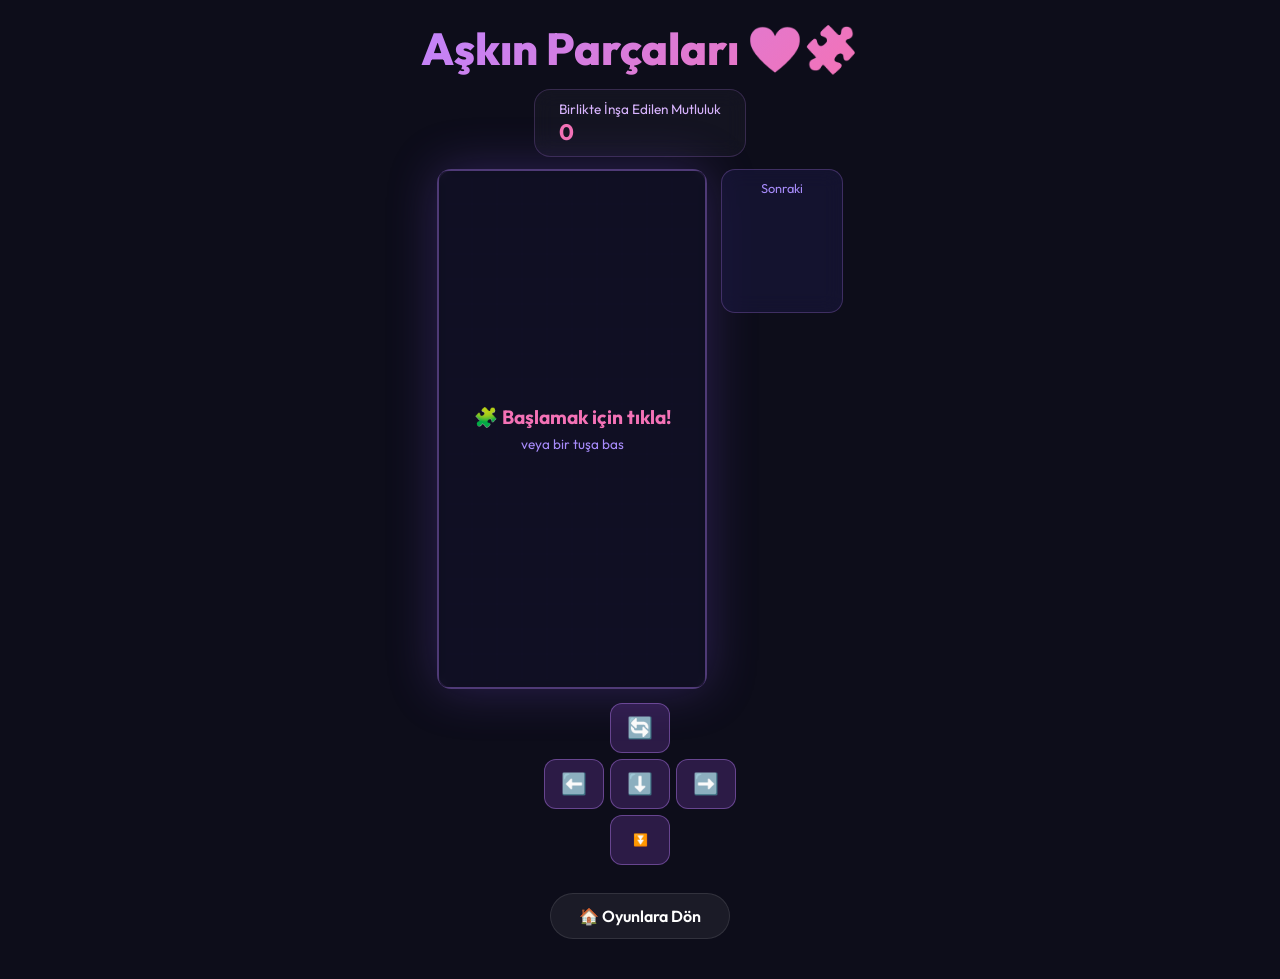
<file: askin-parcalari.html>
<!DOCTYPE html>
<html lang="tr">
<head>
    <meta charset="UTF-8">
    <meta name="viewport" content="width=device-width, initial-scale=1.0, user-scalable=no">
    <title>Aşkın Parçaları | 💜🧩</title>
    <link href="https://fonts.googleapis.com/css2?family=Outfit:wght@300;400;600;700;800&display=swap" rel="stylesheet">
    <style>
        * { margin: 0; padding: 0; box-sizing: border-box; }

        body {
            font-family: 'Outfit', sans-serif;
            background: #0d0d1a;
            min-height: 100vh;
            display: flex;
            flex-direction: column;
            align-items: center;
            justify-content: flex-start;
            padding: 20px 10px 40px;
            color: white;
            overflow-x: hidden;
        }

        .particles { position: fixed; top: 0; left: 0; width: 100%; height: 100%; pointer-events: none; z-index: 0; }
        .particle { position: absolute; font-size: 18px; animation: floatUp linear infinite; opacity: 0; }
        @keyframes floatUp {
            0%   { transform: translateY(100vh) scale(0.5); opacity: 0; }
            10%  { opacity: 0.6; }
            90%  { opacity: 0.3; }
            100% { transform: translateY(-10vh) scale(1.2); opacity: 0; }
        }

        .header { position: relative; z-index: 1; text-align: center; margin-bottom: 12px; }
        .header h1 {
            font-size: clamp(1.8rem, 5vw, 2.8rem);
            font-weight: 800;
            background: linear-gradient(135deg, #c084fc, #f472b6);
            -webkit-background-clip: text;
            -webkit-text-fill-color: transparent;
            background-clip: text;
        }

        .stats-board {
            position: relative; z-index: 1;
            display: flex; align-items: center; gap: 20px;
            margin-bottom: 12px;
            background: rgba(255,255,255,0.03);
            border: 1px solid rgba(192,132,252,0.2);
            padding: 10px 24px;
            border-radius: 16px;
            backdrop-filter: blur(10px);
        }
        .score-label { font-size: 0.85rem; color: #d8b4fe; }
        .score-value { font-size: 1.4rem; font-weight: 700; color: #f472b6; }

        .game-wrapper {
            position: relative; z-index: 1;
            display: flex; gap: 14px;
            align-items: flex-start;
        }

        .board-container {
            position: relative;
            padding: 8px;
            background: rgba(30,27,75,0.45);
            border: 2px solid rgba(192,132,252,0.35);
            border-radius: 14px;
            box-shadow: 0 0 50px rgba(139,92,246,0.25);
            backdrop-filter: blur(12px);
        }

        #tetrisCanvas { display: block; border-radius: 8px; }

        .side-panel {
            display: flex; flex-direction: column; gap: 10px;
        }
        .next-box {
            background: rgba(30,27,75,0.45);
            border: 1px solid rgba(192,132,252,0.25);
            border-radius: 14px;
            padding: 10px;
            backdrop-filter: blur(10px);
            text-align: center;
        }
        .next-box span { font-size: 0.8rem; color: #a78bfa; display: block; margin-bottom: 6px; }
        #tetrisNextCanvas { display: block; margin: 0 auto; }

        .notification-tetris {
            position: absolute; top: 50%; left: 50%;
            transform: translate(-50%, -50%);
            font-size: 1.5rem; font-weight: 800;
            color: #f472b6;
            text-shadow: 0 0 20px rgba(244,114,182,0.8);
            opacity: 0; pointer-events: none;
            text-align: center; width: 100%;
            z-index: 10;
        }
        .notification-tetris.show { animation: popUpTetris 2.2s forwards; }
        @keyframes popUpTetris {
            0%   { opacity: 0; transform: translate(-50%,-30%) scale(0.8); }
            15%  { opacity: 1; transform: translate(-50%,-50%) scale(1.15); }
            75%  { opacity: 1; transform: translate(-50%,-50%) scale(1); }
            100% { opacity: 0; transform: translate(-50%,-70%) scale(0.9); }
        }

        .mobile-controls {
            position: relative; z-index: 1;
            display: grid;
            grid-template-areas:
                ". up ."
                "left down right"
                ". drop .";
            grid-template-columns: 60px 60px 60px;
            grid-template-rows: 50px 50px 50px;
            gap: 6px;
            margin-top: 14px;
        }
        .ctrl-btn {
            background: rgba(168,85,247,0.2);
            border: 1px solid rgba(192,132,252,0.4);
            color: white; font-size: 1.3rem;
            border-radius: 12px; cursor: pointer;
            display: flex; align-items: center; justify-content: center;
            transition: all 0.15s;
            -webkit-tap-highlight-color: transparent;
            user-select: none;
        }
        .ctrl-btn:active { background: rgba(168,85,247,0.5); transform: scale(0.92); }
        .ctrl-up    { grid-area: up; }
        .ctrl-down  { grid-area: down; }
        .ctrl-left  { grid-area: left; }
        .ctrl-right { grid-area: right; }
        .ctrl-drop  { grid-area: drop; font-size: 0.75rem; }

        .game-over-overlay {
            position: fixed; inset: 0;
            background: rgba(0,0,0,0.85);
            backdrop-filter: blur(8px);
            z-index: 100;
            display: flex; align-items: center; justify-content: center;
            opacity: 0; pointer-events: none;
            transition: opacity 0.5s ease;
        }
        .game-over-overlay.show { opacity: 1; pointer-events: all; }
        .modal-box {
            background: linear-gradient(135deg,#1e1b4b,#2d1b69);
            border: 1px solid rgba(192,132,252,0.4);
            border-radius: 28px;
            padding: 36px 44px; text-align: center;
            box-shadow: 0 30px 80px rgba(168,85,247,0.4);
            transform: scale(0.8);
            transition: transform 0.5s cubic-bezier(0.34,1.56,0.64,1);
            max-width: 380px; width: 90%;
        }
        .game-over-overlay.show .modal-box { transform: scale(1); }
        .modal-emoji { font-size: 3.5rem; margin-bottom: 12px; display: block; }
        .modal-title { font-size: 1.6rem; color: #e2e8f0; margin-bottom: 8px; }
        .modal-score { font-size: 1.3rem; color: #f472b6; font-weight: 700; margin-bottom: 22px; }

        .btn {
            background: linear-gradient(135deg,#a855f7,#ec4899);
            color: white; border: none;
            padding: 12px 28px; border-radius: 50px;
            font-family: 'Outfit', sans-serif;
            font-size: 1rem; font-weight: 600;
            cursor: pointer;
            box-shadow: 0 4px 20px rgba(168,85,247,0.4);
            transition: transform 0.2s;
            text-decoration: none; display: inline-block;
        }
        .btn:hover { transform: translateY(-2px); }
        .btn-secondary {
            background: rgba(255,255,255,0.06);
            box-shadow: none;
            border: 1px solid rgba(255,255,255,0.1);
            margin-top: 12px;
        }
        .btn-secondary:hover { background: rgba(255,255,255,0.12); }
        .bottom-nav { position: relative; z-index: 1; margin-top: 16px; }

        .start-overlay {
            position: absolute; inset: 0;
            background: rgba(13,13,26,0.7);
            backdrop-filter: blur(4px);
            border-radius: 8px;
            display: flex; flex-direction: column;
            align-items: center; justify-content: center;
            z-index: 5; cursor: pointer;
        }
        .start-overlay.hidden { display: none; }
        .start-overlay span { font-size: 1.2rem; color: #f472b6; font-weight: 700; }
        .start-overlay small { color: #a78bfa; margin-top: 6px; font-size: 0.85rem; }

        @keyframes neonPulse {
            0%, 100% { box-shadow: 0 0 8px rgba(192,132,252,0.4); }
            50% { box-shadow: 0 0 18px rgba(192,132,252,0.7), 0 0 30px rgba(168,85,247,0.3); }
        }
    </style>
</head>
<body>
    <div class="particles" id="tetrisParticles"></div>

    <div class="header"><h1>Aşkın Parçaları 💜🧩</h1></div>

    <div class="stats-board">
        <div>
            <div class="score-label">Birlikte İnşa Edilen Mutluluk</div>
            <div class="score-value" id="tetrisScore">0</div>
        </div>
    </div>

    <div class="game-wrapper">
        <div class="board-container" id="tetrisBoardContainer">
            <canvas id="tetrisCanvas" width="250" height="500"></canvas>
            <div class="notification-tetris" id="tetrisNotification">Anılar birikiyor! 💕</div>
            <div class="start-overlay" id="tetrisStartOverlay" onclick="startTetrisGame()">
                <span>🧩 Başlamak için tıkla!</span>
                <small>veya bir tuşa bas</small>
            </div>
        </div>
        <div class="side-panel">
            <div class="next-box">
                <span>Sonraki</span>
                <canvas id="tetrisNextCanvas" width="100" height="100"></canvas>
            </div>
        </div>
    </div>

    <div class="mobile-controls">
        <button class="ctrl-btn ctrl-up" ontouchstart="tetrisRotate()" onclick="tetrisRotate()">🔄</button>
        <button class="ctrl-btn ctrl-left" ontouchstart="tetrisMoveLeft()" onclick="tetrisMoveLeft()">⬅️</button>
        <button class="ctrl-btn ctrl-down" ontouchstart="tetrisMoveDown()" onclick="tetrisMoveDown()">⬇️</button>
        <button class="ctrl-btn ctrl-right" ontouchstart="tetrisMoveRight()" onclick="tetrisMoveRight()">➡️</button>
        <button class="ctrl-btn ctrl-drop" ontouchstart="tetrisHardDrop()" onclick="tetrisHardDrop()">⏬</button>
    </div>

    <div class="bottom-nav">
        <a href="oyunlar.html" class="btn btn-secondary">🏠 Oyunlara Dön</a>
    </div>

    <div class="game-over-overlay" id="tetrisGameOverOverlay">
        <div class="modal-box">
            <span class="modal-emoji">💜</span>
            <div class="modal-title">Aşkımız hep büyüyecek!</div>
            <div class="modal-score">Mutluluk Puanı: <span id="tetrisFinalScore">0</span></div>
            <button class="btn" onclick="tetrisRestart()">Tekrar Oyna 🔄</button>
        </div>
    </div>

    <script>
    (function() {
        // ─── CANVAS & DOM ───
        const canvas = document.getElementById('tetrisCanvas');
        const ctx = canvas.getContext('2d');
        const nextCanvas = document.getElementById('tetrisNextCanvas');
        const nextCtx = nextCanvas.getContext('2d');
        const scoreEl = document.getElementById('tetrisScore');
        const notifEl = document.getElementById('tetrisNotification');
        const overlayEl = document.getElementById('tetrisGameOverOverlay');
        const finalScoreEl = document.getElementById('tetrisFinalScore');
        const startOverlay = document.getElementById('tetrisStartOverlay');

        // ─── BOARD SETTINGS ───
        const COLS = 10;
        const ROWS = 20;
        const BLOCK = canvas.width / COLS; // 25px
        const COLORS = ['#8e44ad', '#e0c3fc', '#764ba2', '#a855f7', '#c084fc', '#9b59b6', '#d8b4fe'];
        const HEART_COLOR = '#f472b6';

        // ─── TETROMINOES ───
        const SHAPES = [
            [[1,1,1,1]],                         // I
            [[1,1],[1,1]],                        // O
            [[0,1,0],[1,1,1]],                    // T
            [[1,0,0],[1,1,1]],                    // L
            [[0,0,1],[1,1,1]],                    // J
            [[0,1,1],[1,1,0]],                    // S
            [[1,1,0],[0,1,1]]                     // Z
        ];

        let board = [];
        let score = 0;
        let gameOver = false;
        let started = false;
        let dropInterval = 800;
        let lastDrop = 0;
        let currentPiece = null;
        let nextPiece = null;
        let animFrameId = null;

        // ─── PIECE CLASS ───
        function createPiece(shapeIdx, isHeart) {
            if (isHeart) {
                return {
                    shape: [[1]],
                    color: HEART_COLOR,
                    isHeart: true,
                    x: Math.floor(COLS / 2),
                    y: 0
                };
            }
            const shape = SHAPES[shapeIdx].map(r => [...r]);
            return {
                shape: shape,
                color: COLORS[shapeIdx % COLORS.length],
                isHeart: false,
                x: Math.floor(COLS / 2) - Math.floor(shape[0].length / 2),
                y: 0
            };
        }

        function randomPiece() {
            if (Math.random() < 0.08) return createPiece(0, true);
            return createPiece(Math.floor(Math.random() * SHAPES.length), false);
        }

        // ─── BOARD ───
        function initBoard() {
            board = [];
            for (let r = 0; r < ROWS; r++) {
                board.push(new Array(COLS).fill(0));
            }
        }

        function collides(piece, offX, offY, shape) {
            shape = shape || piece.shape;
            for (let r = 0; r < shape.length; r++) {
                for (let c = 0; c < shape[r].length; c++) {
                    if (!shape[r][c]) continue;
                    let nx = piece.x + c + offX;
                    let ny = piece.y + r + offY;
                    if (nx < 0 || nx >= COLS || ny >= ROWS) return true;
                    if (ny >= 0 && board[ny][nx]) return true;
                }
            }
            return false;
        }

        function lockPiece() {
            const p = currentPiece;
            if (p.isHeart) {
                // Heart clears surrounding blocks in a 3x3 area
                let cx = p.x, cy = p.y;
                for (let r = cy - 1; r <= cy + 1; r++) {
                    for (let c = cx - 1; c <= cx + 1; c++) {
                        if (r >= 0 && r < ROWS && c >= 0 && c < COLS) {
                            board[r][c] = 0;
                        }
                    }
                }
                showNotification('💖 Kalp temizledi!');
                score += 5;
                scoreEl.textContent = score;
            } else {
                for (let r = 0; r < p.shape.length; r++) {
                    for (let c = 0; c < p.shape[r].length; c++) {
                        if (!p.shape[r][c]) continue;
                        let ny = p.y + r;
                        let nx = p.x + c;
                        if (ny < 0) { endGame(); return; }
                        board[ny][nx] = p.color;
                    }
                }
            }
            clearLines();
            spawnNext();
        }

        function clearLines() {
            let cleared = 0;
            for (let r = ROWS - 1; r >= 0; r--) {
                if (board[r].every(c => c !== 0)) {
                    board.splice(r, 1);
                    board.unshift(new Array(COLS).fill(0));
                    cleared++;
                    r++;
                }
            }
            if (cleared > 0) {
                let pts = cleared * 100 * cleared;
                score += pts;
                scoreEl.textContent = score;
                showNotification('Anılar birikiyor! 💕');
                if (dropInterval > 250) dropInterval -= cleared * 15;
            }
        }

        function spawnNext() {
            currentPiece = nextPiece || randomPiece();
            nextPiece = randomPiece();
            if (collides(currentPiece, 0, 0)) {
                endGame();
            }
            drawNext();
        }

        // ─── DRAWING ───
        function drawBlock(context, x, y, color, size, isHeart) {
            if (isHeart) {
                context.font = (size * 0.85) + 'px Arial';
                context.textAlign = 'center';
                context.textBaseline = 'middle';
                context.shadowColor = '#ff6b9d';
                context.shadowBlur = 14;
                context.fillText('❤️', x + size / 2, y + size / 2 + 1);
                context.shadowBlur = 0;
                return;
            }
            // Neon block
            const grad = context.createLinearGradient(x, y, x + size, y + size);
            grad.addColorStop(0, color);
            grad.addColorStop(1, shadeColor(color, -25));
            context.fillStyle = grad;
            context.shadowColor = color;
            context.shadowBlur = 8;
            context.beginPath();
            context.roundRect(x + 1, y + 1, size - 2, size - 2, 4);
            context.fill();
            context.shadowBlur = 0;
            // Inner highlight
            context.fillStyle = 'rgba(255,255,255,0.15)';
            context.fillRect(x + 3, y + 3, size - 6, 3);
        }

        function shadeColor(col, amt) {
            let num = parseInt(col.slice(1), 16);
            let r = Math.min(255, Math.max(0, (num >> 16) + amt));
            let g = Math.min(255, Math.max(0, ((num >> 8) & 0xff) + amt));
            let b = Math.min(255, Math.max(0, (num & 0xff) + amt));
            return '#' + ((1 << 24) + (r << 16) + (g << 8) + b).toString(16).slice(1);
        }

        function drawBoard() {
            ctx.clearRect(0, 0, canvas.width, canvas.height);
            // Grid
            ctx.strokeStyle = 'rgba(192,132,252,0.08)';
            ctx.lineWidth = 0.5;
            for (let r = 0; r <= ROWS; r++) {
                ctx.beginPath(); ctx.moveTo(0, r * BLOCK); ctx.lineTo(canvas.width, r * BLOCK); ctx.stroke();
            }
            for (let c = 0; c <= COLS; c++) {
                ctx.beginPath(); ctx.moveTo(c * BLOCK, 0); ctx.lineTo(c * BLOCK, canvas.height); ctx.stroke();
            }
            // Locked blocks
            for (let r = 0; r < ROWS; r++) {
                for (let c = 0; c < COLS; c++) {
                    if (board[r][c]) {
                        drawBlock(ctx, c * BLOCK, r * BLOCK, board[r][c], BLOCK, false);
                    }
                }
            }
            // Ghost piece
            if (currentPiece && !currentPiece.isHeart) {
                let ghostY = currentPiece.y;
                while (!collides(currentPiece, 0, ghostY - currentPiece.y + 1)) ghostY++;
                ctx.globalAlpha = 0.18;
                for (let r = 0; r < currentPiece.shape.length; r++) {
                    for (let c = 0; c < currentPiece.shape[r].length; c++) {
                        if (currentPiece.shape[r][c]) {
                            drawBlock(ctx, (currentPiece.x + c) * BLOCK, (ghostY + r) * BLOCK, currentPiece.color, BLOCK, false);
                        }
                    }
                }
                ctx.globalAlpha = 1;
            }
            // Current piece
            if (currentPiece) {
                for (let r = 0; r < currentPiece.shape.length; r++) {
                    for (let c = 0; c < currentPiece.shape[r].length; c++) {
                        if (currentPiece.shape[r][c]) {
                            drawBlock(ctx, (currentPiece.x + c) * BLOCK, (currentPiece.y + r) * BLOCK, currentPiece.color, BLOCK, currentPiece.isHeart);
                        }
                    }
                }
            }
        }

        function drawNext() {
            nextCtx.clearRect(0, 0, nextCanvas.width, nextCanvas.height);
            if (!nextPiece) return;
            const s = nextPiece.shape;
            const bSize = 22;
            const ox = (nextCanvas.width - s[0].length * bSize) / 2;
            const oy = (nextCanvas.height - s.length * bSize) / 2;
            for (let r = 0; r < s.length; r++) {
                for (let c = 0; c < s[r].length; c++) {
                    if (s[r][c]) {
                        drawBlock(nextCtx, ox + c * bSize, oy + r * bSize, nextPiece.color, bSize, nextPiece.isHeart);
                    }
                }
            }
        }

        // ─── CONTROLS ───
        function rotate(shape) {
            const rows = shape.length, cols = shape[0].length;
            const rotated = [];
            for (let c = 0; c < cols; c++) {
                rotated.push([]);
                for (let r = rows - 1; r >= 0; r--) {
                    rotated[c].push(shape[r][c]);
                }
            }
            return rotated;
        }

        window.tetrisRotate = function() {
            if (!currentPiece || gameOver || !started) return;
            if (currentPiece.isHeart) return;
            const rotated = rotate(currentPiece.shape);
            if (!collides(currentPiece, 0, 0, rotated)) {
                currentPiece.shape = rotated;
            } else if (!collides(currentPiece, 1, 0, rotated)) {
                currentPiece.x += 1; currentPiece.shape = rotated;
            } else if (!collides(currentPiece, -1, 0, rotated)) {
                currentPiece.x -= 1; currentPiece.shape = rotated;
            }
        };
        window.tetrisMoveLeft = function() {
            if (!currentPiece || gameOver || !started) return;
            if (!collides(currentPiece, -1, 0)) currentPiece.x--;
        };
        window.tetrisMoveRight = function() {
            if (!currentPiece || gameOver || !started) return;
            if (!collides(currentPiece, 1, 0)) currentPiece.x++;
        };
        window.tetrisMoveDown = function() {
            if (!currentPiece || gameOver || !started) return;
            if (!collides(currentPiece, 0, 1)) {
                currentPiece.y++;
            } else {
                lockPiece();
            }
        };
        window.tetrisHardDrop = function() {
            if (!currentPiece || gameOver || !started) return;
            while (!collides(currentPiece, 0, 1)) currentPiece.y++;
            lockPiece();
        };

        // ─── KEYBOARD ───
        document.addEventListener('keydown', function(e) {
            if (gameOver) return;
            if ([37,38,39,40,32].includes(e.keyCode)) e.preventDefault();
            if (!started) {
                if ([37,38,39,40,32,65,87,68,83].includes(e.keyCode)) {
                    startTetrisGame();
                }
                return;
            }
            switch(e.keyCode) {
                case 37: case 65: tetrisMoveLeft(); break;
                case 39: case 68: tetrisMoveRight(); break;
                case 40: case 83: tetrisMoveDown(); break;
                case 38: case 87: tetrisRotate(); break;
                case 32: tetrisHardDrop(); break;
            }
        });

        // ─── GAME LOOP ───
        function gameLoop(time) {
            if (gameOver) return;
            animFrameId = requestAnimationFrame(gameLoop);
            if (!started) return;
            if (time - lastDrop > dropInterval) {
                lastDrop = time;
                if (!collides(currentPiece, 0, 1)) {
                    currentPiece.y++;
                } else {
                    lockPiece();
                }
            }
            drawBoard();
        }

        // ─── NOTIFICATIONS ───
        function showNotification(text) {
            notifEl.textContent = text;
            notifEl.classList.remove('show');
            void notifEl.offsetWidth;
            notifEl.classList.add('show');
        }

        // ─── GAME STATE ───
        function endGame() {
            gameOver = true;
            finalScoreEl.textContent = score;
            overlayEl.classList.add('show');
        }

        window.startTetrisGame = function() {
            if (started) return;
            started = true;
            startOverlay.classList.add('hidden');
            spawnNext();
            lastDrop = performance.now();
        };

        window.tetrisRestart = function() {
            overlayEl.classList.remove('show');
            gameOver = false;
            started = false;
            score = 0;
            dropInterval = 800;
            scoreEl.textContent = '0';
            initBoard();
            currentPiece = null;
            nextPiece = null;
            startOverlay.classList.remove('hidden');
            drawBoard();
            drawNext();
            if (animFrameId) cancelAnimationFrame(animFrameId);
            animFrameId = requestAnimationFrame(gameLoop);
        };

        // ─── PARTICLES ───
        (function createParticles() {
            const container = document.getElementById('tetrisParticles');
            const emojis = ['💜','✨','💕','🧩','💫','🔮'];
            for (let i = 0; i < 15; i++) {
                const p = document.createElement('div');
                p.className = 'particle';
                p.textContent = emojis[Math.floor(Math.random() * emojis.length)];
                p.style.left = Math.random() * 100 + 'vw';
                p.style.animationDuration = (5 + Math.random() * 6) + 's';
                p.style.animationDelay = (Math.random() * 5) + 's';
                p.style.fontSize = (14 + Math.random() * 12) + 'px';
                container.appendChild(p);
            }
        })();

        // ─── INIT ───
        initBoard();
        drawBoard();
        animFrameId = requestAnimationFrame(gameLoop);
    })();
    </script>
</body>
</html>
</file>
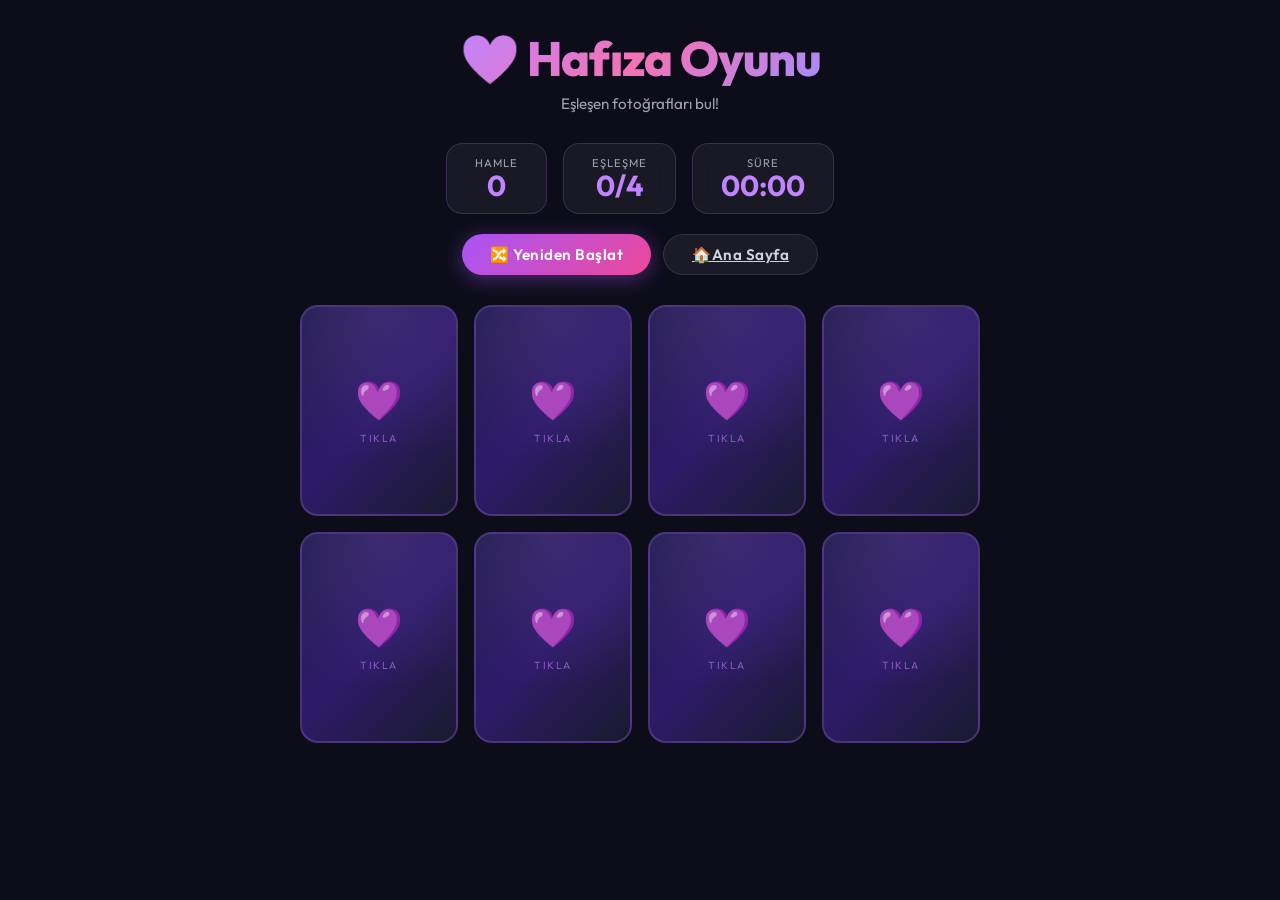
<file: hafiza-oyunu.html>
<!DOCTYPE html>
<html lang="tr">

<head>
    <meta charset="UTF-8">
    <meta name="viewport" content="width=device-width, initial-scale=1.0">
    <title>Hafıza Oyunu | ❤️</title>
    <link href="https://fonts.googleapis.com/css2?family=Outfit:wght@300;400;600;700;800&display=swap" rel="stylesheet">
    <style>
        * {
            margin: 0;
            padding: 0;
            box-sizing: border-box;
        }

        body {
            font-family: 'Outfit', sans-serif;
            background: #0d0d1a;
            min-height: 100vh;
            display: flex;
            flex-direction: column;
            align-items: center;
            justify-content: flex-start;
            padding: 30px 20px 60px;
            overflow-x: hidden;
        }

        /* ─── Arka plan parçacıkları ─── */
        .particles {
            position: fixed;
            top: 0;
            left: 0;
            width: 100%;
            height: 100%;
            pointer-events: none;
            z-index: 0;
        }

        .particle {
            position: absolute;
            font-size: 18px;
            animation: floatUp linear infinite;
            opacity: 0;
        }

        @keyframes floatUp {
            0% {
                transform: translateY(100vh) scale(0.5);
                opacity: 0;
            }

            10% {
                opacity: 0.6;
            }

            90% {
                opacity: 0.3;
            }

            100% {
                transform: translateY(-10vh) scale(1.2);
                opacity: 0;
            }
        }

        /* ─── Başlık ─── */
        .header {
            position: relative;
            z-index: 1;
            text-align: center;
            margin-bottom: 10px;
        }

        .header h1 {
            font-size: clamp(1.8rem, 5vw, 3rem);
            font-weight: 800;
            background: linear-gradient(135deg, #c084fc, #f472b6, #a78bfa);
            -webkit-background-clip: text;
            -webkit-text-fill-color: transparent;
            background-clip: text;
            letter-spacing: -1px;
            line-height: 1.2;
        }

        .header p {
            color: #9ca3af;
            font-size: 0.95rem;
            margin-top: 6px;
        }

        /* ─── Skor paneli ─── */
        .scoreboard {
            position: relative;
            z-index: 1;
            display: flex;
            gap: 16px;
            margin: 20px 0;
            flex-wrap: wrap;
            justify-content: center;
        }

        .score-box {
            background: rgba(255, 255, 255, 0.05);
            border: 1px solid rgba(192, 132, 252, 0.2);
            border-radius: 16px;
            padding: 12px 28px;
            text-align: center;
            backdrop-filter: blur(10px);
            transition: border-color 0.3s;
        }

        .score-box:hover {
            border-color: rgba(192, 132, 252, 0.5);
        }

        .score-label {
            font-size: 0.7rem;
            color: #9ca3af;
            text-transform: uppercase;
            letter-spacing: 1px;
        }

        .score-value {
            font-size: 1.8rem;
            font-weight: 700;
            color: #c084fc;
            line-height: 1.1;
        }

        /* ─── Butonlar ─── */
        .controls {
            position: relative;
            z-index: 1;
            display: flex;
            gap: 12px;
            margin-bottom: 30px;
        }

        .btn {
            padding: 10px 28px;
            border: none;
            border-radius: 50px;
            font-family: 'Outfit', sans-serif;
            font-size: 0.95rem;
            font-weight: 600;
            cursor: pointer;
            transition: all 0.25s ease;
            letter-spacing: 0.5px;
        }

        .btn-primary {
            background: linear-gradient(135deg, #a855f7, #ec4899);
            color: white;
            box-shadow: 0 4px 20px rgba(168, 85, 247, 0.4);
        }

        .btn-primary:hover {
            transform: translateY(-2px);
            box-shadow: 0 8px 30px rgba(168, 85, 247, 0.6);
        }

        .btn-primary:active {
            transform: translateY(0);
        }

        .btn-secondary {
            background: rgba(255, 255, 255, 0.06);
            color: #d1d5db;
            border: 1px solid rgba(255, 255, 255, 0.1);
        }

        .btn-secondary:hover {
            background: rgba(255, 255, 255, 0.12);
            color: white;
        }

        /* ─── Kart ızgarası ─── */
        .game-grid {
            position: relative;
            z-index: 1;
            display: grid;
            grid-template-columns: repeat(4, 1fr);
            gap: 16px;
            max-width: 680px;
            width: 100%;
        }

        /* ─── Tek kart ─── */
        .memory-card {
            aspect-ratio: 3/4;
            cursor: pointer;
            perspective: 1000px;
            border-radius: 18px;
        }

        .card-inner {
            position: relative;
            width: 100%;
            height: 100%;
            transform-style: preserve-3d;
            transition: transform 0.55s cubic-bezier(0.4, 0, 0.2, 1);
            border-radius: 18px;
        }

        .memory-card.flipped .card-inner {
            transform: rotateY(180deg);
        }

        .memory-card.matched .card-inner {
            transform: rotateY(180deg);
        }

        /* Ön yüz (kapalı) */
        .card-front,
        .card-back {
            position: absolute;
            inset: 0;
            border-radius: 18px;
            backface-visibility: hidden;
            -webkit-backface-visibility: hidden;
            overflow: hidden;
        }

        .card-front {
            background: linear-gradient(135deg, #1e1b4b, #2d1b69, #1a1a2e);
            border: 2px solid rgba(192, 132, 252, 0.25);
            display: flex;
            align-items: center;
            justify-content: center;
            flex-direction: column;
            gap: 8px;
            transition: border-color 0.3s, box-shadow 0.3s;
        }

        .card-front::before {
            content: '';
            position: absolute;
            inset: 0;
            background: radial-gradient(circle at 50% 0%, rgba(192, 132, 252, 0.15) 0%, transparent 70%);
        }

        .memory-card:hover:not(.flipped):not(.matched) .card-front {
            border-color: rgba(192, 132, 252, 0.6);
            box-shadow: 0 0 30px rgba(192, 132, 252, 0.25), inset 0 0 20px rgba(192, 132, 252, 0.05);
        }

        .card-front .front-icon {
            font-size: 2.4rem;
            position: relative;
            z-index: 1;
            animation: pulse 2.5s ease-in-out infinite;
        }

        @keyframes pulse {

            0%,
            100% {
                transform: scale(1);
            }

            50% {
                transform: scale(1.12);
            }
        }

        .card-front .front-text {
            font-size: 0.65rem;
            color: rgba(192, 132, 252, 0.6);
            text-transform: uppercase;
            letter-spacing: 1.5px;
            position: relative;
            z-index: 1;
        }

        /* Arka yüz (fotoğraf) */
        .card-back {
            transform: rotateY(180deg);
            border: 2px solid transparent;
            background: #1a1a2e;
        }

        .card-back img, .memory-photo {
            width: 100%;
            height: 100%;
            object-fit: cover;
            border-radius: inherit;
            display: block;
        }

        .memory-card.matched .card-back {
            border-color: #a855f7;
            box-shadow: 0 0 20px rgba(168, 85, 247, 0.5), 0 0 60px rgba(168, 85, 247, 0.2);
        }

        .memory-card.matched .card-back::after {
            content: '✓';
            position: absolute;
            top: 8px;
            right: 8px;
            background: linear-gradient(135deg, #a855f7, #ec4899);
            color: white;
            width: 26px;
            height: 26px;
            border-radius: 50%;
            display: flex;
            align-items: center;
            justify-content: center;
            font-size: 13px;
            font-weight: 700;
        }

        /* ─── Kazanma ekranı ─── */
        .win-overlay {
            position: fixed;
            inset: 0;
            background: rgba(0, 0, 0, 0.85);
            backdrop-filter: blur(8px);
            z-index: 100;
            display: flex;
            align-items: center;
            justify-content: center;
            opacity: 0;
            pointer-events: none;
            transition: opacity 0.5s ease;
        }

        .win-overlay.show {
            opacity: 1;
            pointer-events: all;
        }

        .win-box {
            background: linear-gradient(135deg, #1e1b4b, #2d1b69);
            border: 1px solid rgba(192, 132, 252, 0.4);
            border-radius: 28px;
            padding: 48px 56px;
            text-align: center;
            box-shadow: 0 30px 80px rgba(168, 85, 247, 0.4);
            transform: scale(0.8);
            transition: transform 0.5s cubic-bezier(0.34, 1.56, 0.64, 1);
            max-width: 420px;
            width: 90%;
        }

        .win-overlay.show .win-box {
            transform: scale(1);
        }

        .win-emoji {
            font-size: 4rem;
            display: block;
            margin-bottom: 16px;
            animation: bounce 0.8s ease infinite alternate;
        }

        @keyframes bounce {
            from {
                transform: translateY(0);
            }

            to {
                transform: translateY(-12px);
            }
        }

        .win-box h2 {
            font-size: 2rem;
            font-weight: 800;
            background: linear-gradient(135deg, #c084fc, #f472b6);
            -webkit-background-clip: text;
            -webkit-text-fill-color: transparent;
            background-clip: text;
            margin-bottom: 10px;
        }

        .win-box p {
            color: #9ca3af;
            font-size: 1rem;
            margin-bottom: 8px;
        }

        .win-stats {
            display: flex;
            gap: 20px;
            justify-content: center;
            margin: 20px 0 28px;
        }

        .win-stat {
            background: rgba(255, 255, 255, 0.05);
            border-radius: 12px;
            padding: 10px 20px;
        }

        .win-stat-label {
            font-size: 0.7rem;
            color: #6b7280;
            text-transform: uppercase;
            letter-spacing: 1px;
        }

        .win-stat-value {
            font-size: 1.5rem;
            font-weight: 700;
            color: #c084fc;
        }

        /* ─── Back link ─── */
        .back-link {
            position: relative;
            z-index: 1;
            margin-top: 32px;
            color: #6b7280;
            font-size: 0.85rem;
            text-decoration: none;
            transition: color 0.2s;
            display: flex;
            align-items: center;
            gap: 6px;
        }

        .back-link:hover {
            color: #c084fc;
        }

        /* ─── Responsive ─── */
        @media (max-width: 500px) {
            .game-grid {
                grid-template-columns: repeat(4, 1fr);
                gap: 10px;
            }
        }
    </style>
</head>

<body>
    <!-- Parçacıklar -->
    <div class="particles" id="particles"></div>

    <!-- Başlık -->
    <div class="header">
        <h1>💜 Hafıza Oyunu</h1>
        <p>Eşleşen fotoğrafları bul!</p>
    </div>

    <!-- Skor -->
    <div class="scoreboard">
        <div class="score-box">
            <div class="score-label">Hamle</div>
            <div class="score-value" id="moveCount">0</div>
        </div>
        <div class="score-box">
            <div class="score-label">Eşleşme</div>
            <div class="score-value" id="matchCount">0/4</div>
        </div>
        <div class="score-box">
            <div class="score-label">Süre</div>
            <div class="score-value" id="timer">00:00</div>
        </div>
    </div>

    <!-- Butonlar -->
    <div class="controls">
        <button class="btn btn-primary" id="restartBtn" onclick="initGame()">🔀 Yeniden Başlat</button>
        <a href="index.html" class="btn btn-secondary">🏠Ana Sayfa</a>
    </div>

    <!-- Kart Izgarası -->
    <div class="game-grid" id="gameGrid"></div>

    <!-- Kazanma Overlay -->
    <div class="win-overlay" id="winOverlay">
        <div class="win-box">
            <span class="win-emoji">🎉</span>
            <h2>Tebrikler Canım!</h2>
            <p>Tüm eşleşmeleri buldun! 💜</p>
            <div class="win-stats">
                <div class="win-stat">
                    <div class="win-stat-label">Toplam Hamle</div>
                    <div class="win-stat-value" id="finalMoves">0</div>
                </div>
                <div class="win-stat">
                    <div class="win-stat-label">Süre</div>
                    <div class="win-stat-value" id="finalTime">00:00</div>
                </div>
            </div>
            <button class="btn btn-primary" onclick="initGame(); closeWin()">🔀 Tekrar Oyna</button>
        </div>
    </div>

    <script>
        // ─── Fotoğraf Havuzu: Toplam 30 Fotoğraf ───
        const memoryPhotoPool = [
            "foto1.jpeg", "foto2.jpeg", "foto3.jpeg", "foto4.jpeg", "foto5.jpeg",
            "foto6.jpeg", "foto7.jpeg", "foto8.jpeg", "foto9.jpeg", "foto10.jpeg",
            "foto11.jpeg", "foto12.jpeg", "foto13.jpeg", "foto14.jpeg", "foto15.jpeg",
            "foto16.jpeg", "foto17.jpeg", "foto18.jpeg", "foto19.jpeg", "foto20.jpeg",
            "foto21.jpeg", "foto22.jpeg", "foto23.jpeg", "foto24.jpeg", "foto25.jpeg",
            "foto26.jpeg", "foto27.jpeg", "foto28.jpeg", "foto29.jpeg", "foto30.jpeg"
        ];

        // ─── Yardımcı Fonksiyonlar ───
        function shuffleArray(array) {
            return array.sort(() => Math.random() - 0.5);
        }

        function getRandomMemoryPhotos(pairCount) {
            const shuffledPhotos = shuffleArray([...memoryPhotoPool]);
            return shuffledPhotos.slice(0, pairCount);
        }

        function createMemoryDeck() {
            const pairCount = 4;
            const selectedPhotos = getRandomMemoryPhotos(pairCount);
            const deck = selectedPhotos.flatMap((photo, index) => [
                { id: index + "-a", photo },
                { id: index + "-b", photo }
            ]);
            return shuffleArray(deck);
        }

        // ─── Oyun durumu ───
        let cards = [];
        let flippedCards = [];
        let matchedCount = 0;
        let moves = 0;
        let isLocked = false;
        let timerInterval = null;
        let seconds = 0;
        let gameStarted = false;

        // ─── Parçacıklar ───
        function createParticles() {
            const container = document.getElementById('particles');
            container.innerHTML = '';
            const emojis = ['💜', '✨', '💕', '🌸', '⭐', '💫'];
            for (let i = 0; i < 18; i++) {
                const p = document.createElement('div');
                p.className = 'particle';
                p.textContent = emojis[Math.floor(Math.random() * emojis.length)];
                p.style.left = Math.random() * 100 + 'vw';
                p.style.animationDuration = (6 + Math.random() * 8) + 's';
                p.style.animationDelay = (Math.random() * 8) + 's';
                p.style.fontSize = (14 + Math.random() * 14) + 'px';
                container.appendChild(p);
            }
        }

        // ─── Karıştır ───
        function shuffle(arr) {
            const a = [...arr];
            for (let i = a.length - 1; i > 0; i--) {
                const j = Math.floor(Math.random() * (i + 1));
                [a[i], a[j]] = [a[j], a[i]];
            }
            return a;
        }

        // ─── Timer ───
        function startTimer() {
            clearInterval(timerInterval);
            timerInterval = setInterval(() => {
                seconds++;
                const m = String(Math.floor(seconds / 60)).padStart(2, '0');
                const s = String(seconds % 60).padStart(2, '0');
                document.getElementById('timer').textContent = `${m}:${s}`;
            }, 1000);
        }

        function stopTimer() {
            clearInterval(timerInterval);
        }

        function formatTime(s) {
            const m = String(Math.floor(s / 60)).padStart(2, '0');
            const sec = String(s % 60).padStart(2, '0');
            return `${m}:${sec}`;
        }

        // ─── Oyunu Başlat ───
        function initGame() {
            // Durumu sıfırla
            flippedCards = [];
            matchedCount = 0;
            moves = 0;
            isLocked = false;
            seconds = 0;
            gameStarted = false;
            stopTimer();

            document.getElementById('moveCount').textContent = '0';
            document.getElementById('matchCount').textContent = '0/4';
            document.getElementById('timer').textContent = '00:00';

            // Kartları oluştur: 4 farklı fotoğraf x 2 = 8 kart
            const deck = createMemoryDeck();
            const grid = document.getElementById('gameGrid');
            grid.innerHTML = '';

            cards = deck.map((cardData, index) => {
                const card = document.createElement('div');
                card.className = 'memory-card';
                card.dataset.photo = cardData.photo;
                card.dataset.index = index;
                card.innerHTML = `
                    <div class="card-inner">
                        <div class="card-front">
                            <div class="front-icon">💜</div>
                            <div class="front-text">Tıkla</div>
                        </div>
                        <div class="card-back">
                            <img src="${cardData.photo}" alt="Anı" class="memory-photo">
                        </div>
                    </div>
                `;
                card.addEventListener('click', () => flipCard(card));
                grid.appendChild(card);
                return card;
            });
        }

        // ─── Kart Çevirme ───
        function flipCard(card) {
            if (isLocked) return;
            if (card.classList.contains('flipped')) return;
            if (card.classList.contains('matched')) return;

            // İlk hamle → timer başlasın
            if (!gameStarted) {
                gameStarted = true;
                startTimer();
            }

            card.classList.add('flipped');
            flippedCards.push(card);

            if (flippedCards.length === 2) {
                moves++;
                document.getElementById('moveCount').textContent = moves;
                checkMatch();
            }
        }

        // ─── Eşleşme Kontrolü ───
        function checkMatch() {
            isLocked = true;
            const [c1, c2] = flippedCards;

            if (c1.dataset.photo === c2.dataset.photo) {
                // Eşleşti!
                setTimeout(() => {
                    c1.classList.add('matched');
                    c2.classList.add('matched');
                    c1.classList.remove('flipped');
                    c2.classList.remove('flipped');
                    flippedCards = [];
                    isLocked = false;
                    matchedCount++;
                    document.getElementById('matchCount').textContent = `${matchedCount}/4`;

                    if (matchedCount === 4) {
                        stopTimer();
                        setTimeout(showWin, 600);
                    }
                }, 500);
            } else {
                // Eşleşmedi → geri kapat
                setTimeout(() => {
                    c1.classList.remove('flipped');
                    c2.classList.remove('flipped');
                    flippedCards = [];
                    isLocked = false;
                }, 1100);
            }
        }

        // ─── Kazanma ───
        function showWin() {
            document.getElementById('finalMoves').textContent = moves;
            document.getElementById('finalTime').textContent = formatTime(seconds);
            document.getElementById('winOverlay').classList.add('show');
        }
        function closeWin() {
            document.getElementById('winOverlay').classList.remove('show');
        }

        // ─── Başlat ───
        createParticles();
        initGame();
    </script>
</body>

</html>
</file>
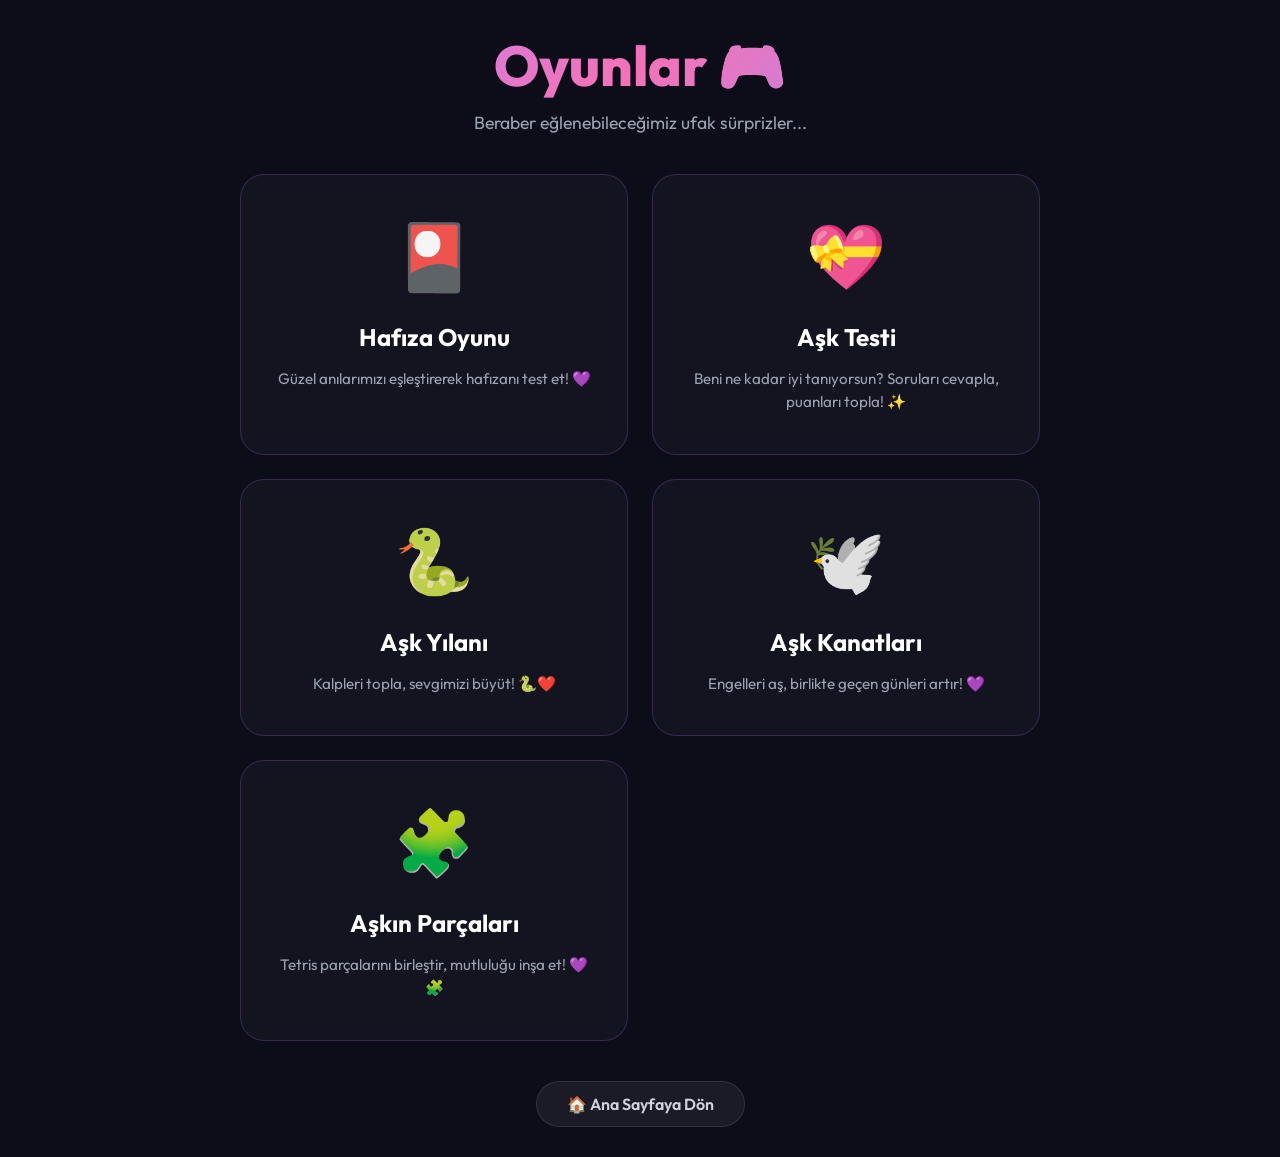
<file: oyunlar.html>
<!DOCTYPE html>
<html lang="tr">

<head>
    <meta charset="UTF-8">
    <meta name="viewport" content="width=device-width, initial-scale=1.0">
    <title>Oyunlar | 🎮</title>
    <link href="https://fonts.googleapis.com/css2?family=Outfit:wght@300;400;600;700;800&display=swap" rel="stylesheet">
    <style>
        * {
            margin: 0;
            padding: 0;
            box-sizing: border-box;
        }

        body {
            font-family: 'Outfit', sans-serif;
            background: #0d0d1a;
            min-height: 100vh;
            display: flex;
            flex-direction: column;
            align-items: center;
            justify-content: center;
            padding: 30px 20px;
            overflow-x: hidden;
        }

        /* ─── Arka plan parçacıkları ─── */
        .particles {
            position: fixed;
            top: 0;
            left: 0;
            width: 100%;
            height: 100%;
            pointer-events: none;
            z-index: 0;
        }

        .particle {
            position: absolute;
            font-size: 18px;
            animation: floatUp linear infinite;
            opacity: 0;
        }

        @keyframes floatUp {
            0% {
                transform: translateY(100vh) scale(0.5);
                opacity: 0;
            }

            10% {
                opacity: 0.6;
            }

            90% {
                opacity: 0.3;
            }

            100% {
                transform: translateY(-10vh) scale(1.2);
                opacity: 0;
            }
        }

        /* ─── İçerik ─── */
        .container {
            position: relative;
            z-index: 1;
            text-align: center;
            max-width: 800px;
            width: 100%;
        }

        .header h1 {
            font-size: clamp(2rem, 6vw, 3.5rem);
            font-weight: 800;
            background: linear-gradient(135deg, #c084fc, #f472b6, #a78bfa);
            -webkit-background-clip: text;
            -webkit-text-fill-color: transparent;
            background-clip: text;
            margin-bottom: 10px;
        }

        .header p {
            color: #9ca3af;
            font-size: 1.1rem;
            margin-bottom: 40px;
        }

        .games-grid {
            display: grid;
            grid-template-columns: repeat(auto-fit, minmax(280px, 1fr));
            gap: 24px;
            margin-bottom: 40px;
        }

        .game-card {
            background: rgba(255, 255, 255, 0.03);
            border: 1px solid rgba(192, 132, 252, 0.2);
            border-radius: 24px;
            padding: 40px 30px;
            text-decoration: none;
            transition: all 0.3s ease;
            backdrop-filter: blur(10px);
            display: flex;
            flex-direction: column;
            align-items: center;
            gap: 16px;
        }

        .game-card:hover {
            transform: translateY(-8px);
            background: rgba(255, 255, 255, 0.06);
            border-color: rgba(192, 132, 252, 0.6);
            box-shadow: 0 10px 40px rgba(168, 85, 247, 0.2);
        }

        .game-icon {
            font-size: 4rem;
            margin-bottom: 10px;
            animation: float 3s ease-in-out infinite;
        }

        @keyframes float {

            0%,
            100% {
                transform: translateY(0);
            }

            50% {
                transform: translateY(-10px);
            }
        }

        .game-title {
            color: #fff;
            font-size: 1.5rem;
            font-weight: 700;
        }

        .game-desc {
            color: #9ca3af;
            font-size: 0.95rem;
            line-height: 1.5;
        }

        .btn-secondary {
            display: inline-flex;
            align-items: center;
            gap: 8px;
            background: rgba(255, 255, 255, 0.06);
            color: #d1d5db;
            border: 1px solid rgba(255, 255, 255, 0.1);
            padding: 12px 30px;
            border-radius: 50px;
            font-family: 'Outfit', sans-serif;
            font-size: 1rem;
            font-weight: 600;
            text-decoration: none;
            transition: all 0.25s ease;
        }

        .btn-secondary:hover {
            background: rgba(255, 255, 255, 0.12);
            color: white;
        }
    </style>
</head>

<body>
    <div class="particles" id="particles"></div>

    <div class="container">
        <div class="header">
            <h1>Oyunlar 🎮</h1>
            <p>Beraber eğlenebileceğimiz ufak sürprizler...</p>
        </div>

        <div class="games-grid">
            <a href="hafiza-oyunu.html" class="game-card">
                <div class="game-icon">🎴</div>
                <div class="game-title">Hafıza Oyunu</div>
                <div class="game-desc">Güzel anılarımızı eşleştirerek hafızanı test et! 💜</div>
            </a>

            <a href="ask-testi.html" class="game-card">
                <div class="game-icon">💝</div>
                <div class="game-title">Aşk Testi</div>
                <div class="game-desc">Beni ne kadar iyi tanıyorsun? Soruları cevapla, puanları topla! ✨</div>
            </a>

            <a href="ask-yilani.html" class="game-card">
                <div class="game-icon">🐍</div>
                <div class="game-title">Aşk Yılanı</div>
                <div class="game-desc">Kalpleri topla, sevgimizi büyüt! 🐍❤️</div>
            </a>

            <a href="ask-kanatlari.html" class="game-card">
                <div class="game-icon">🕊️</div>
                <div class="game-title">Aşk Kanatları</div>
                <div class="game-desc">Engelleri aş, birlikte geçen günleri artır! 💜</div>
            </a>

            <a href="askin-parcalari.html" class="game-card">
                <div class="game-icon">🧩</div>
                <div class="game-title">Aşkın Parçaları</div>
                <div class="game-desc">Tetris parçalarını birleştir, mutluluğu inşa et! 💜🧩</div>
            </a>
        </div>

        <a href="index.html" class="btn-secondary">🏠 Ana Sayfaya Dön</a>
    </div>

    <script>
        function createParticles() {
            const container = document.getElementById('particles');
            const emojis = ['💜', '✨', '💕', '🌸', '⭐', '💫', '🎮', '🎲'];
            for (let i = 0; i < 20; i++) {
                const p = document.createElement('div');
                p.className = 'particle';
                p.textContent = emojis[Math.floor(Math.random() * emojis.length)];
                p.style.left = Math.random() * 100 + 'vw';
                p.style.animationDuration = (6 + Math.random() * 8) + 's';
                p.style.animationDelay = (Math.random() * 8) + 's';
                p.style.fontSize = (14 + Math.random() * 14) + 'px';
                container.appendChild(p);
            }
        }
        createParticles();
    </script>
</body>

</html>
</file>
